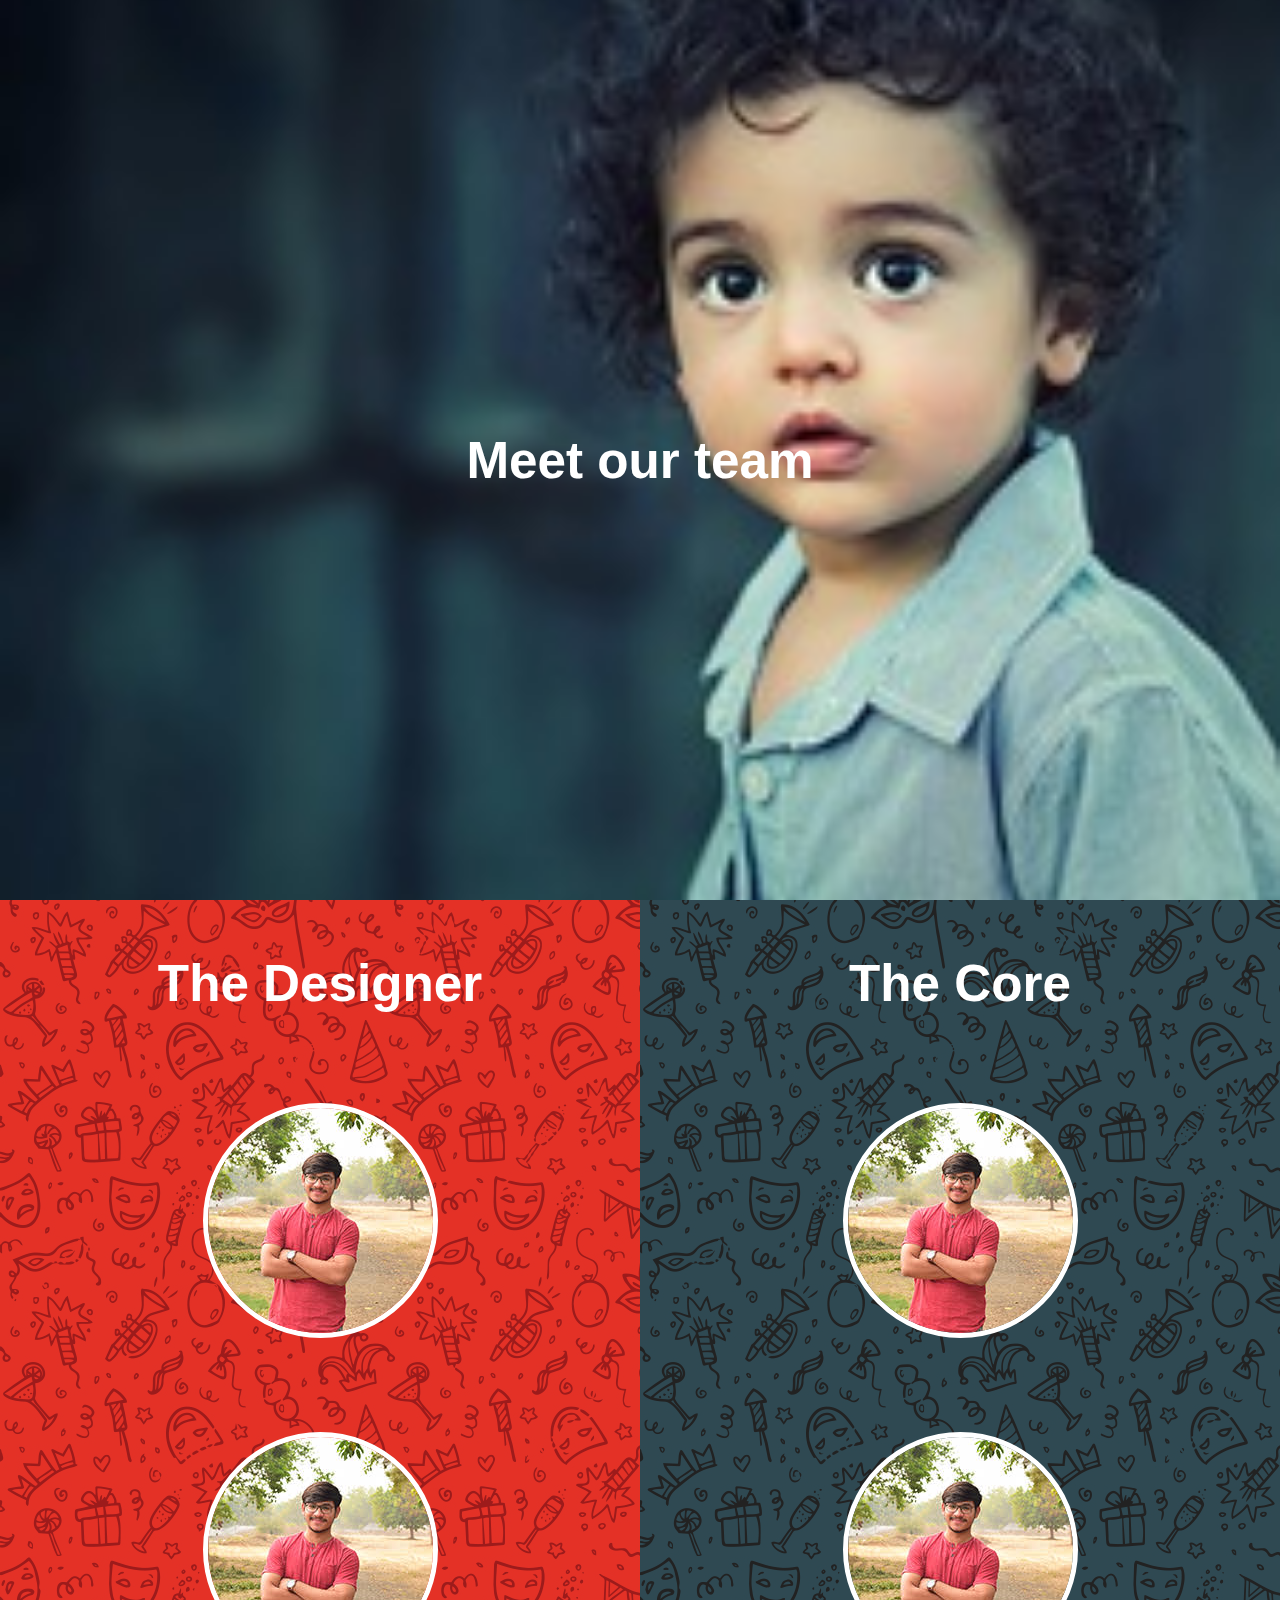
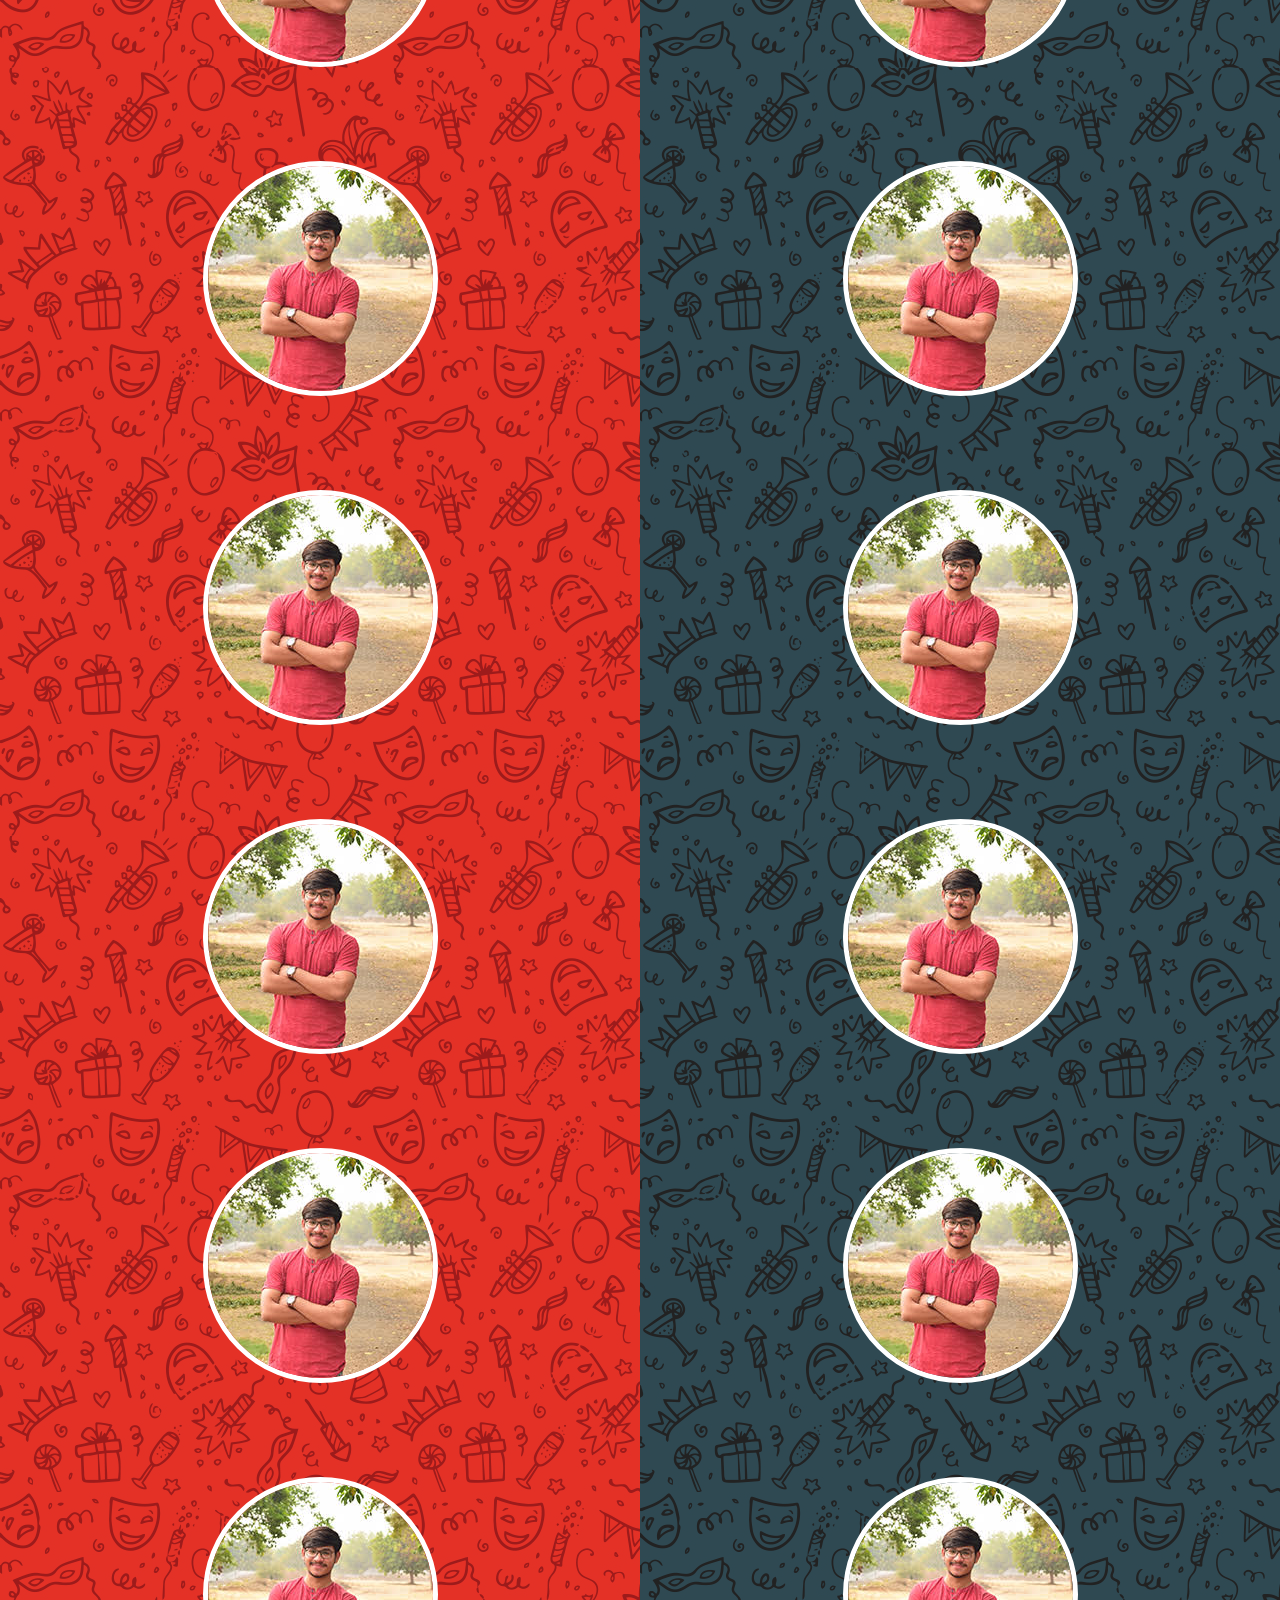
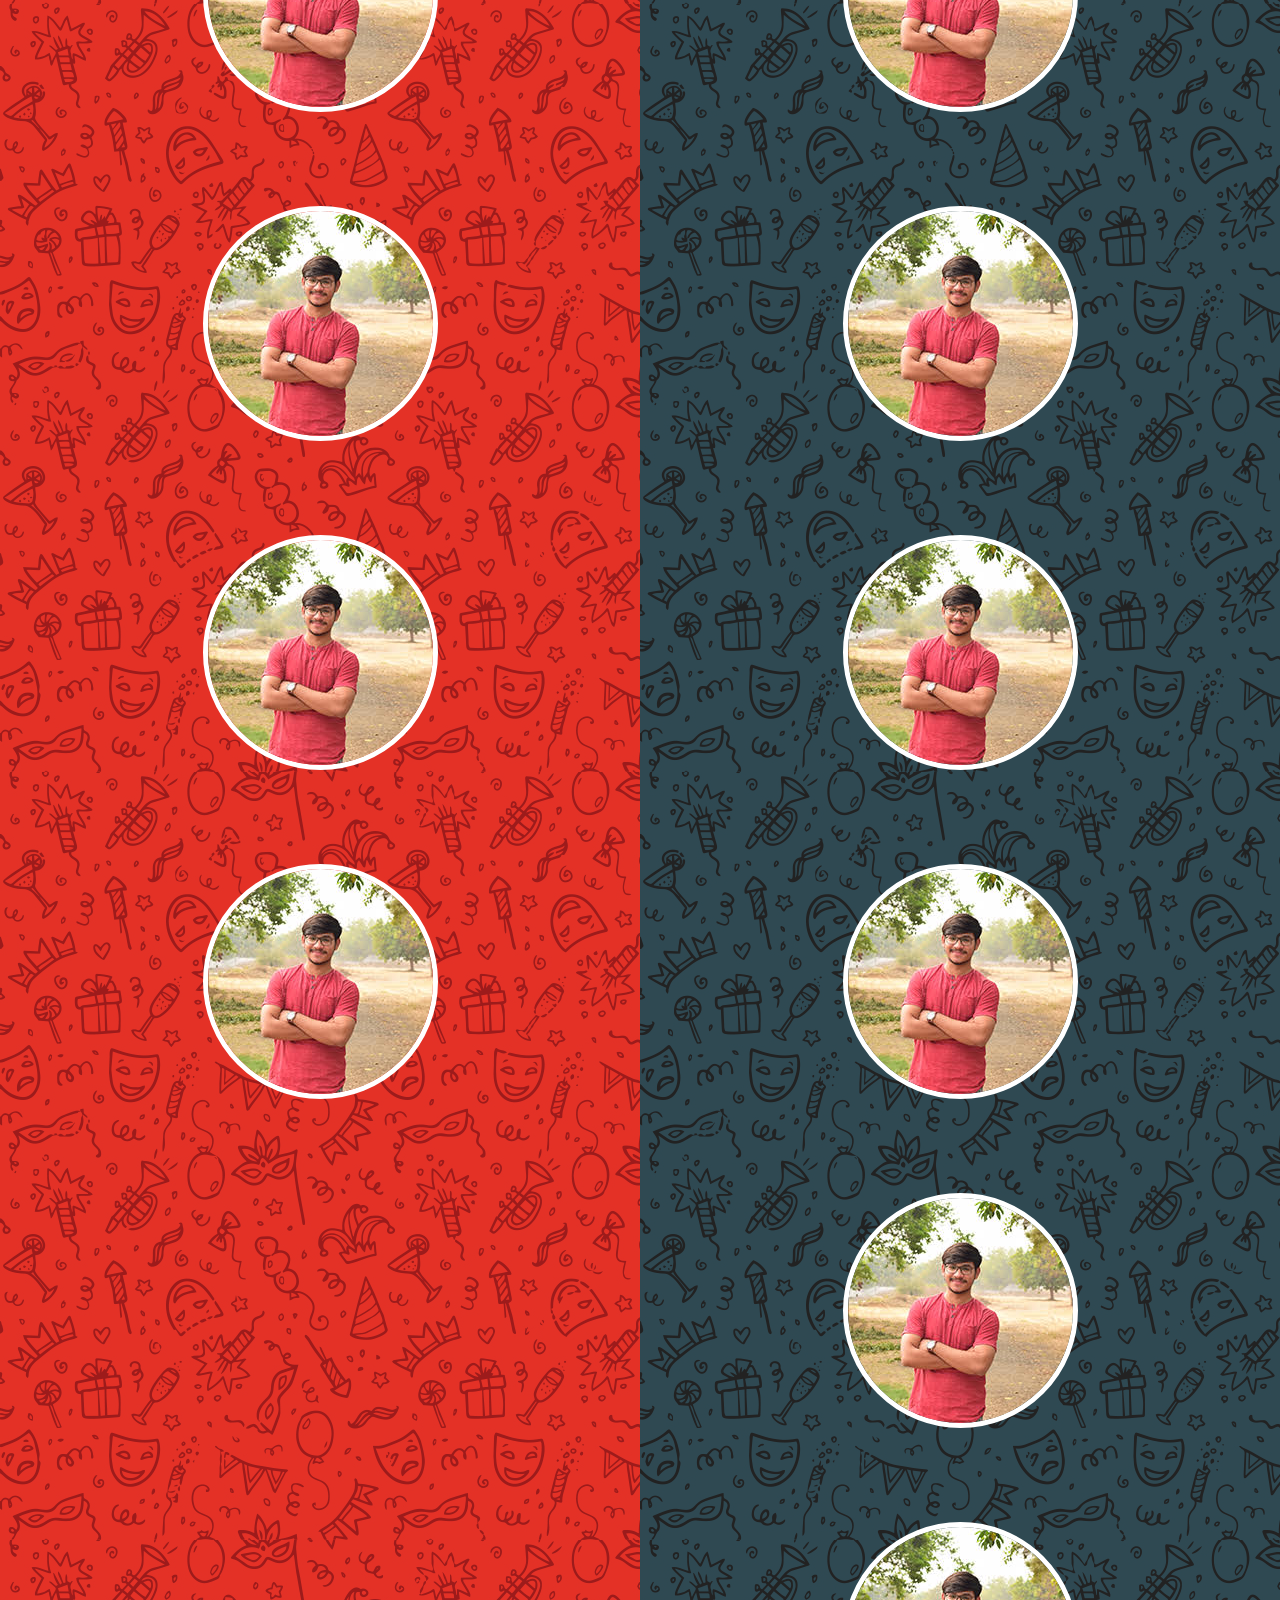
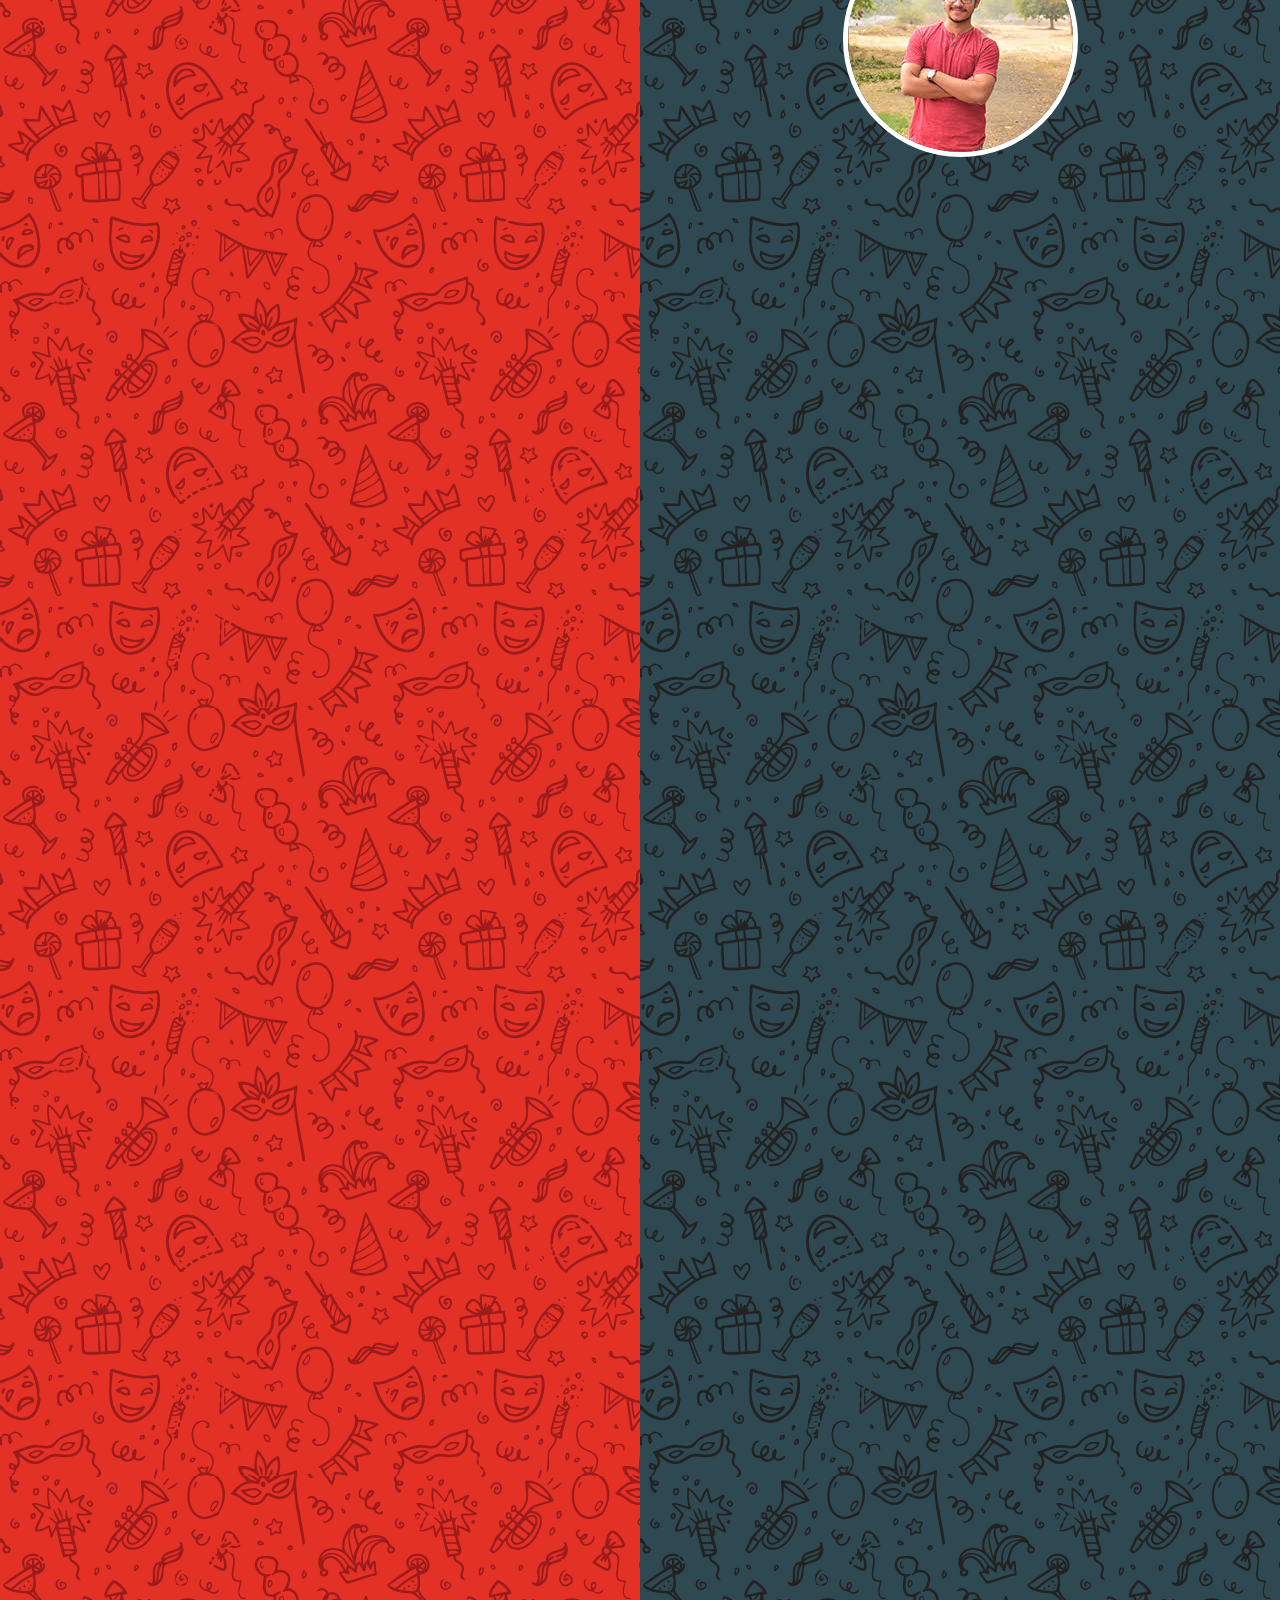
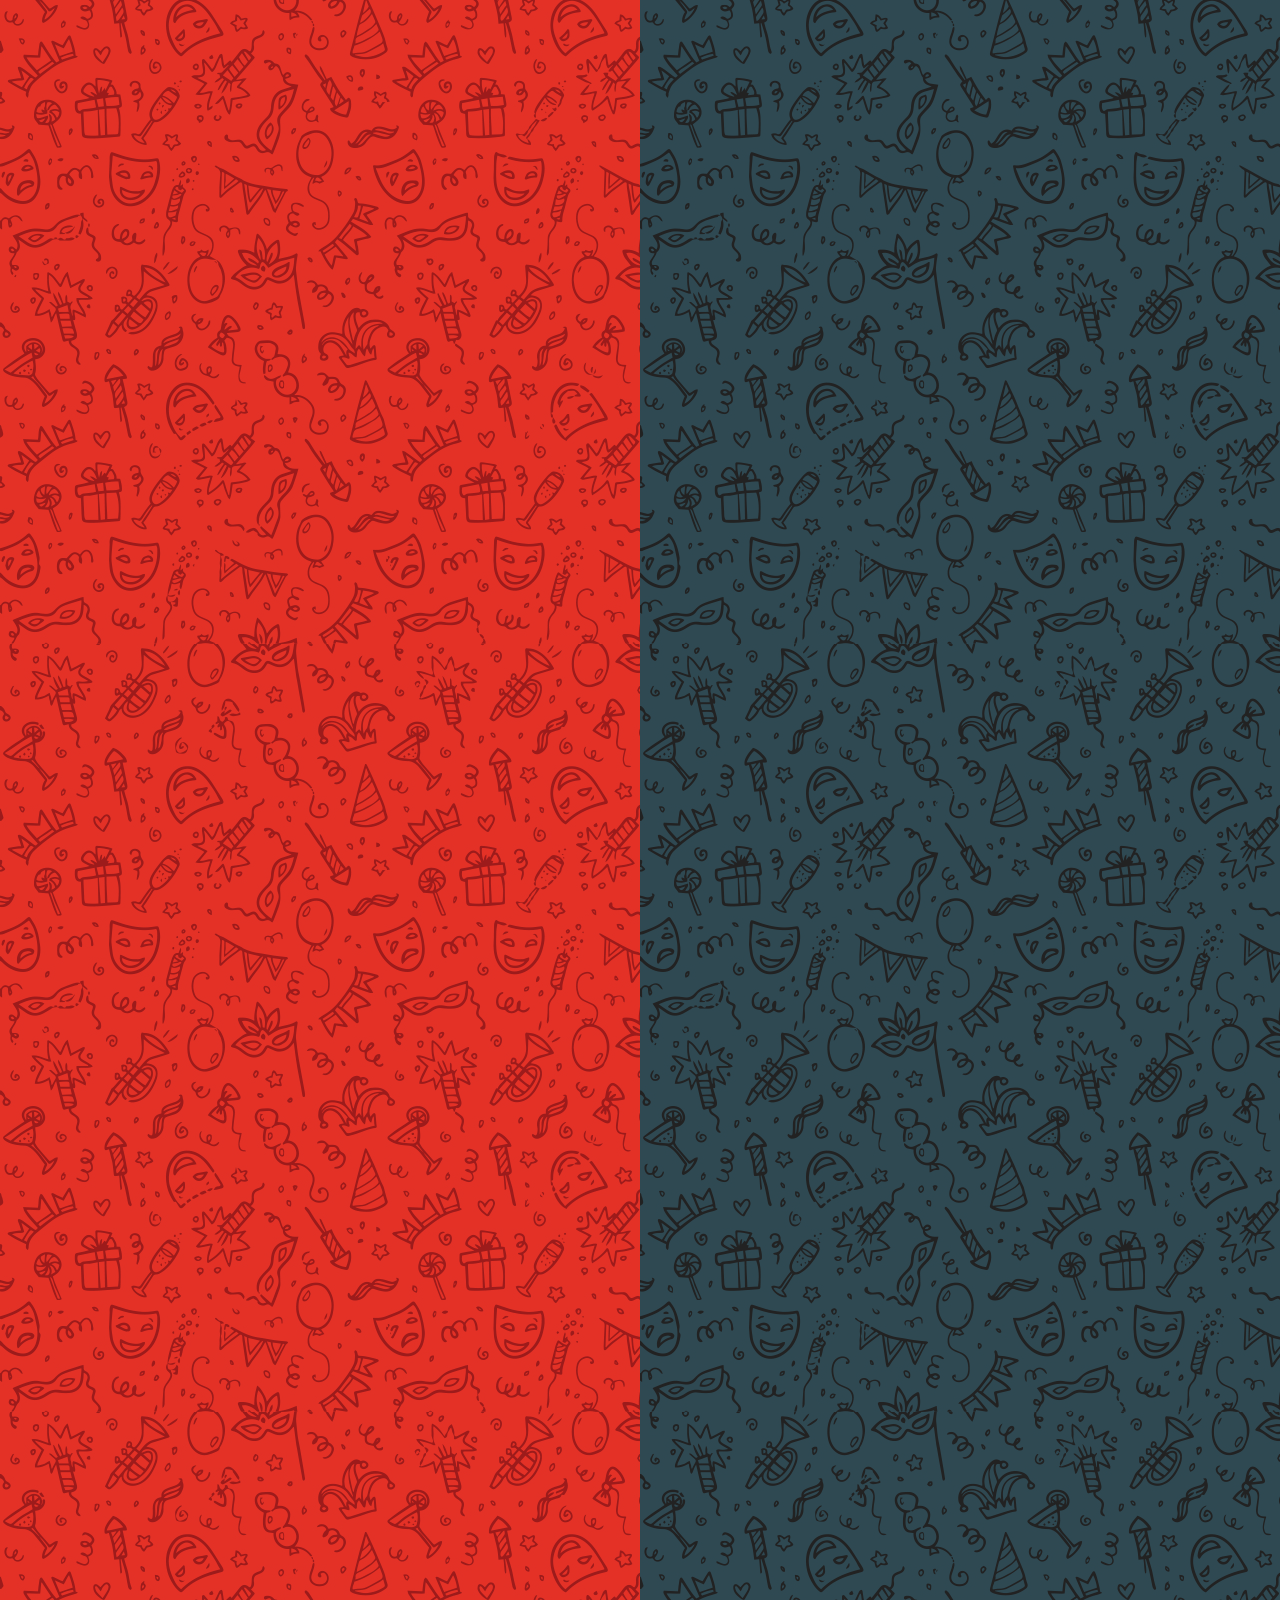
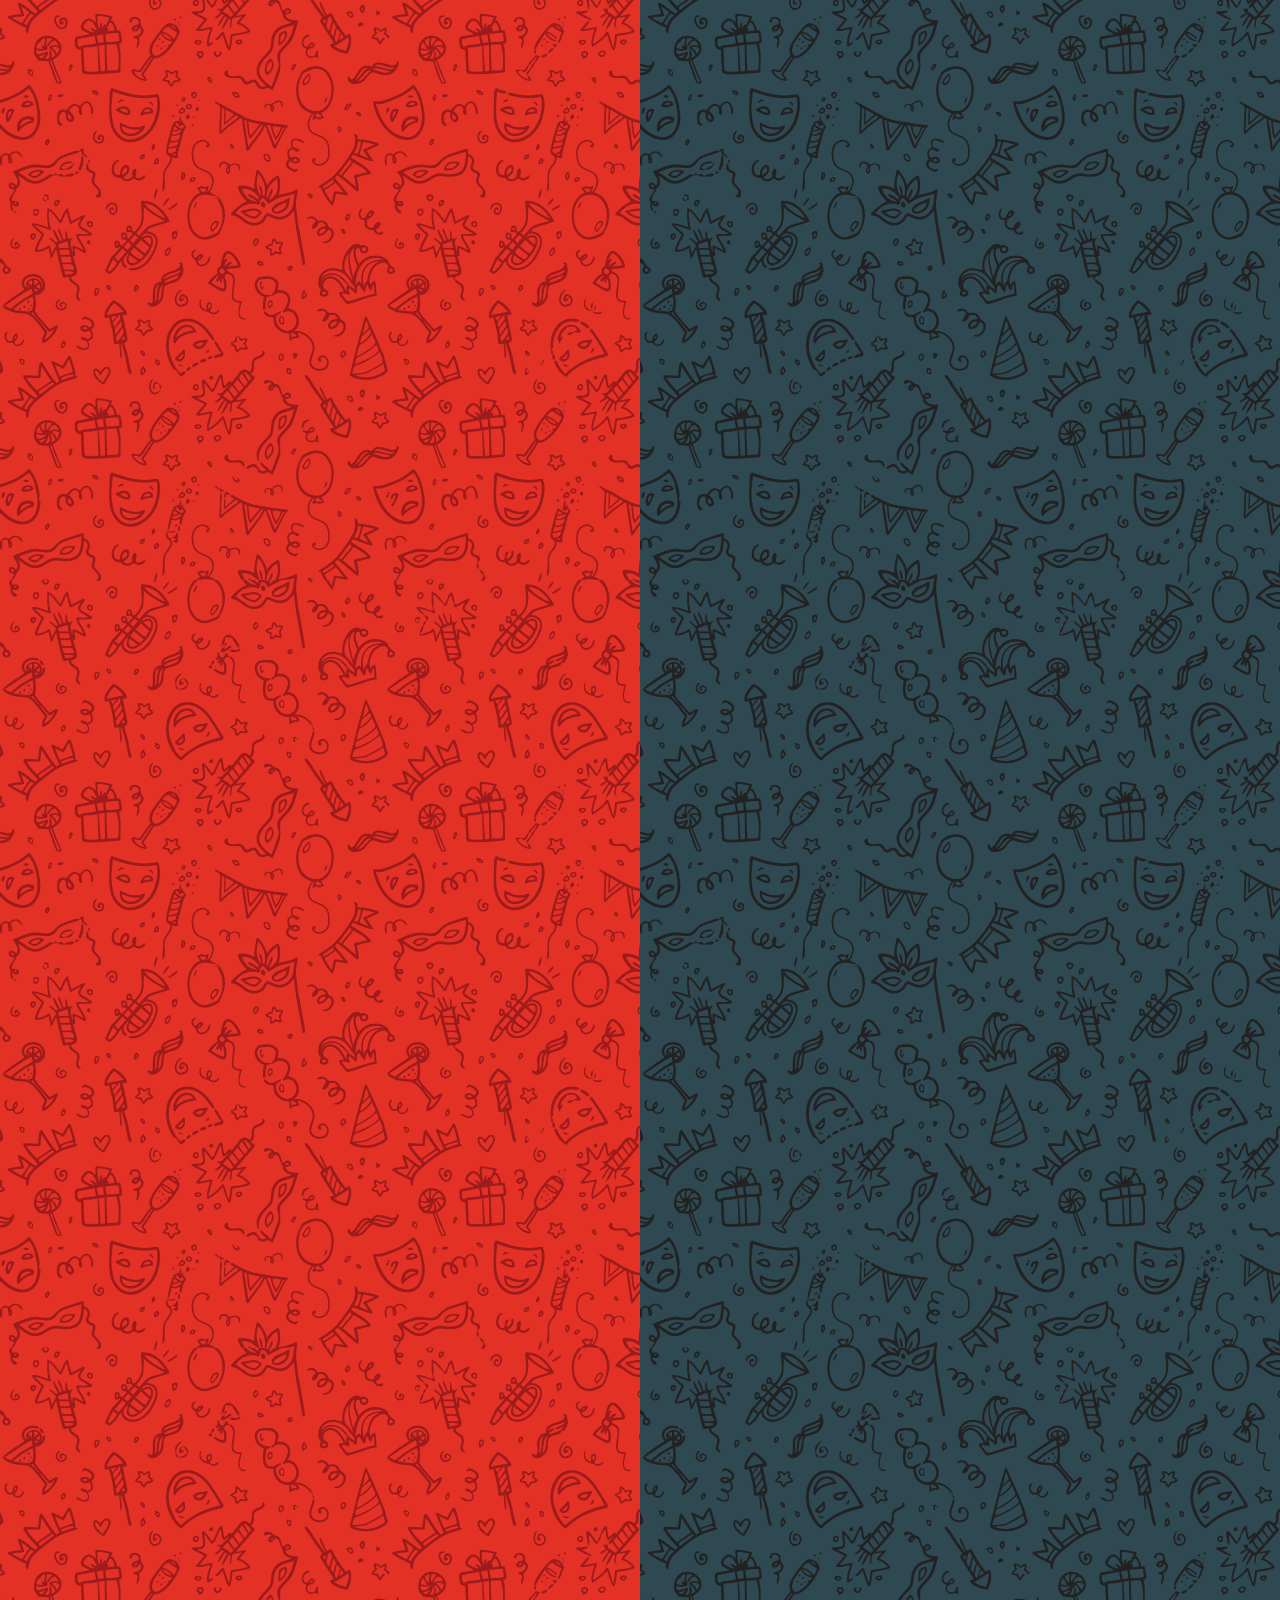
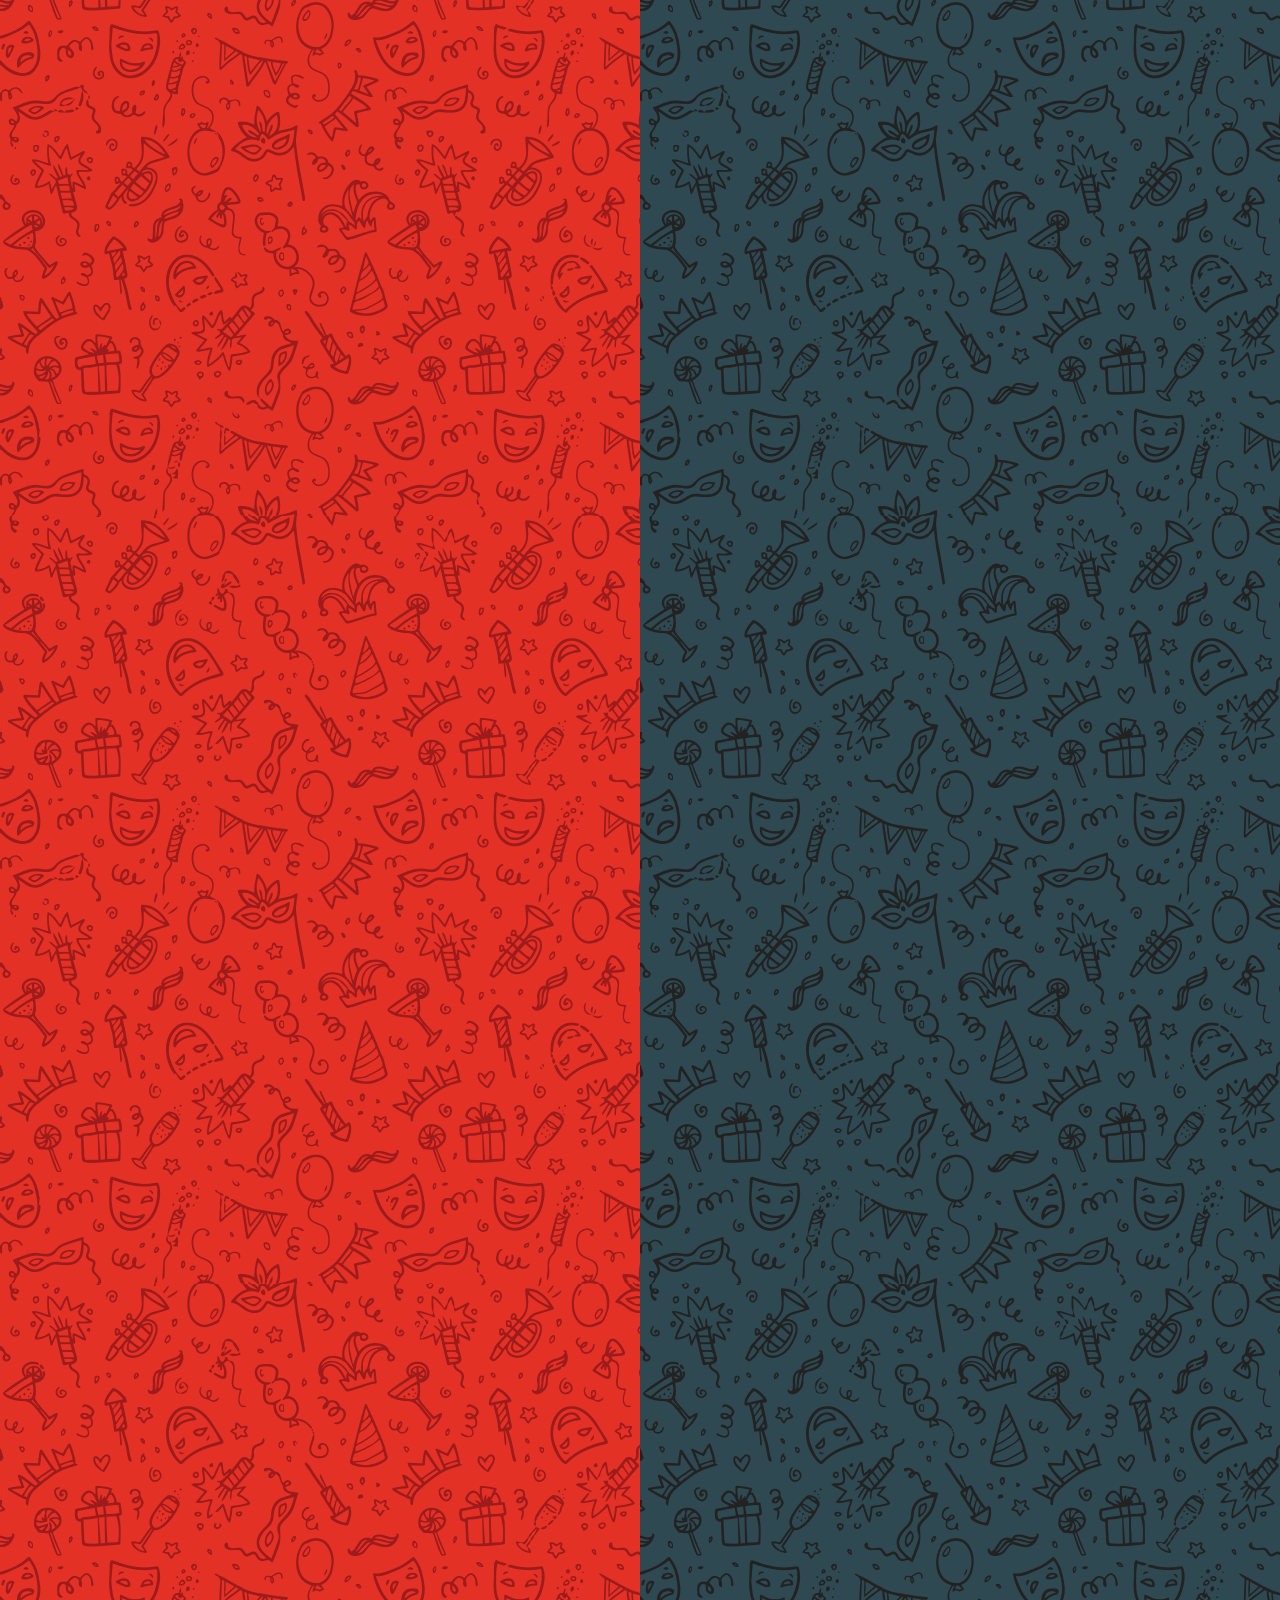
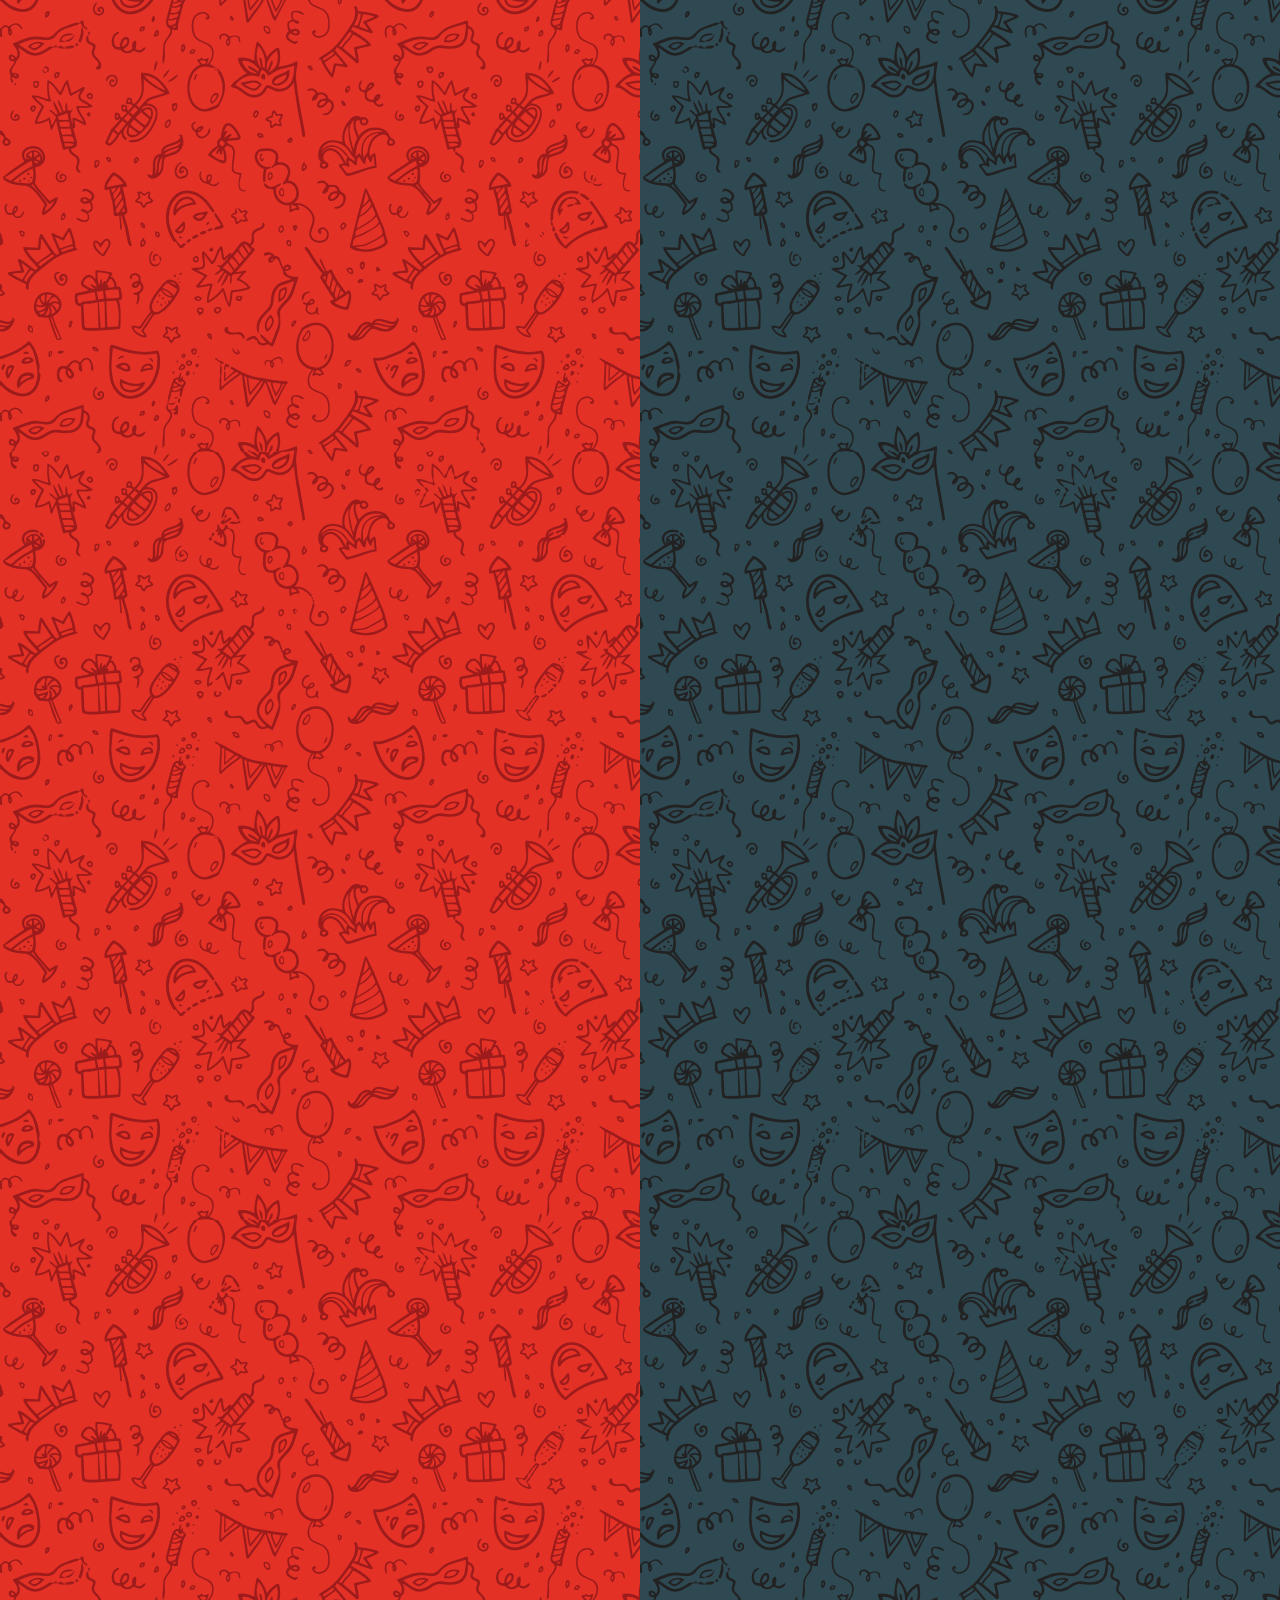
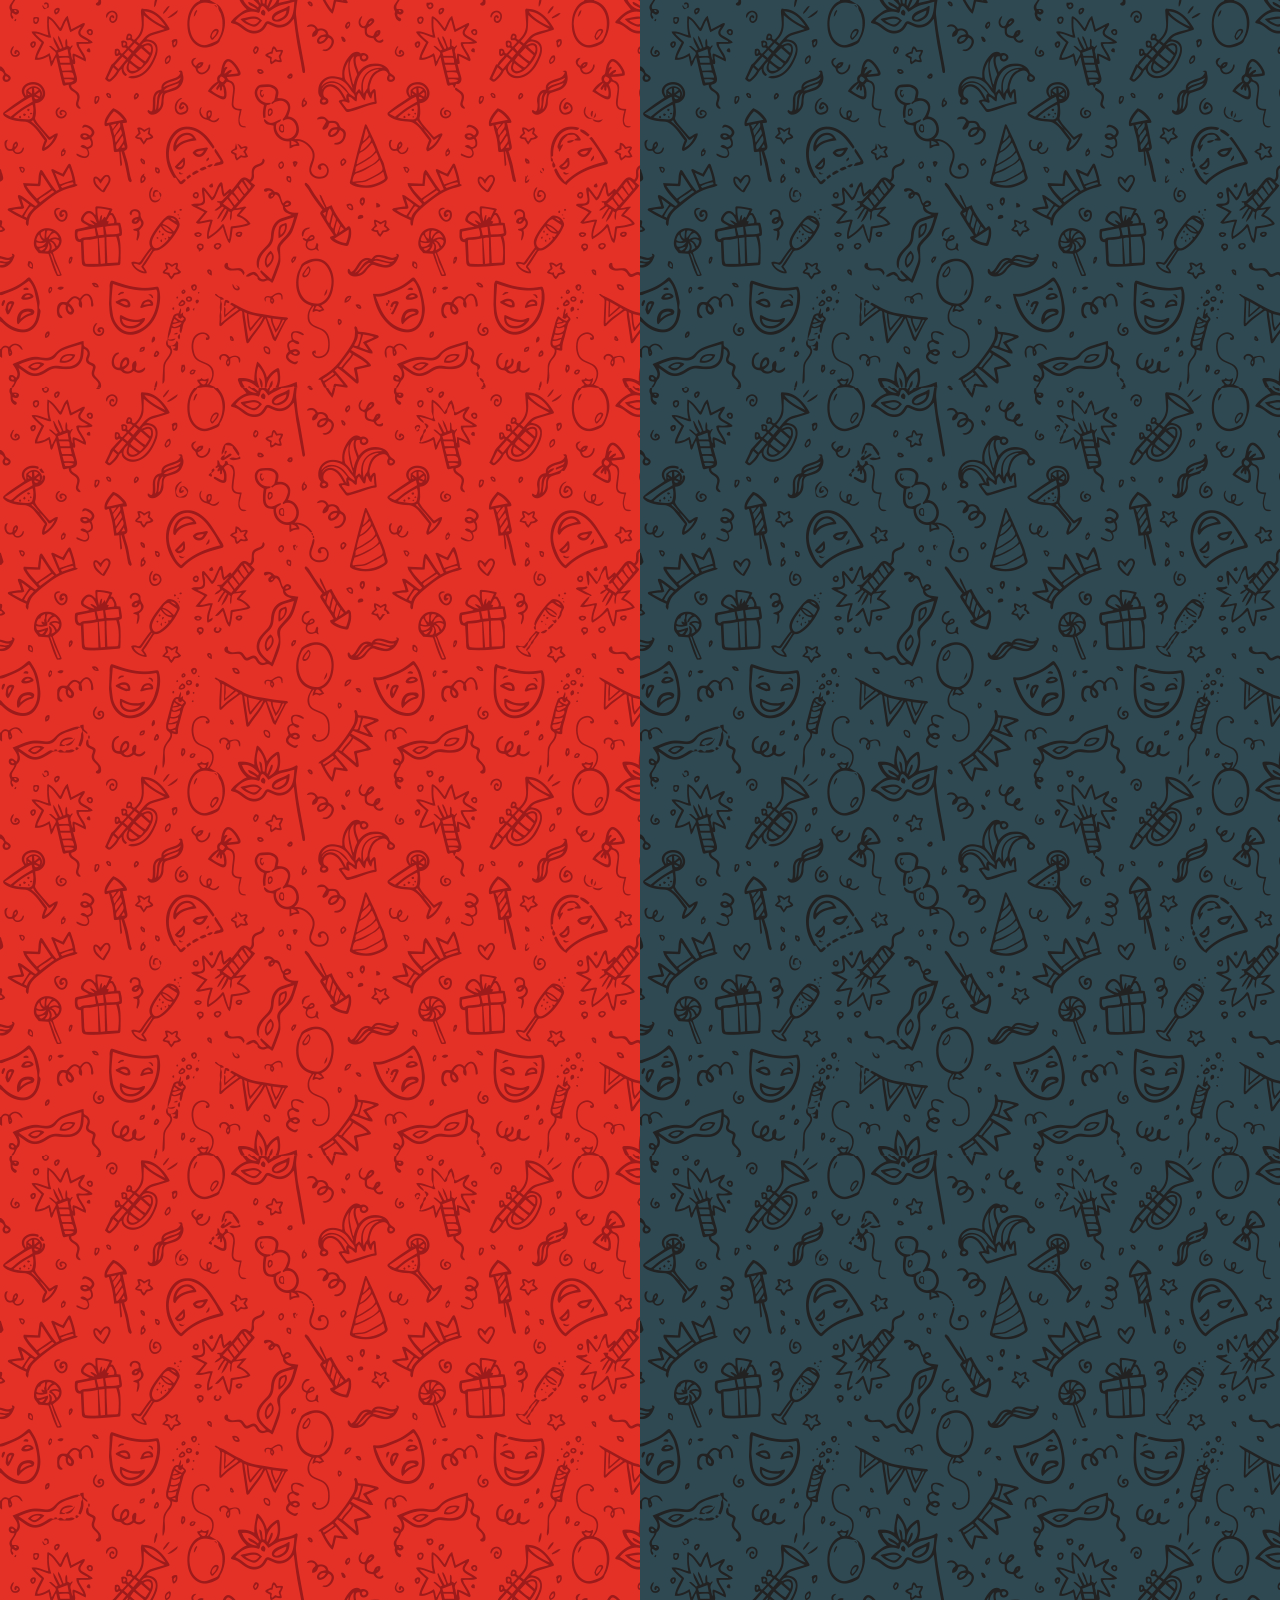
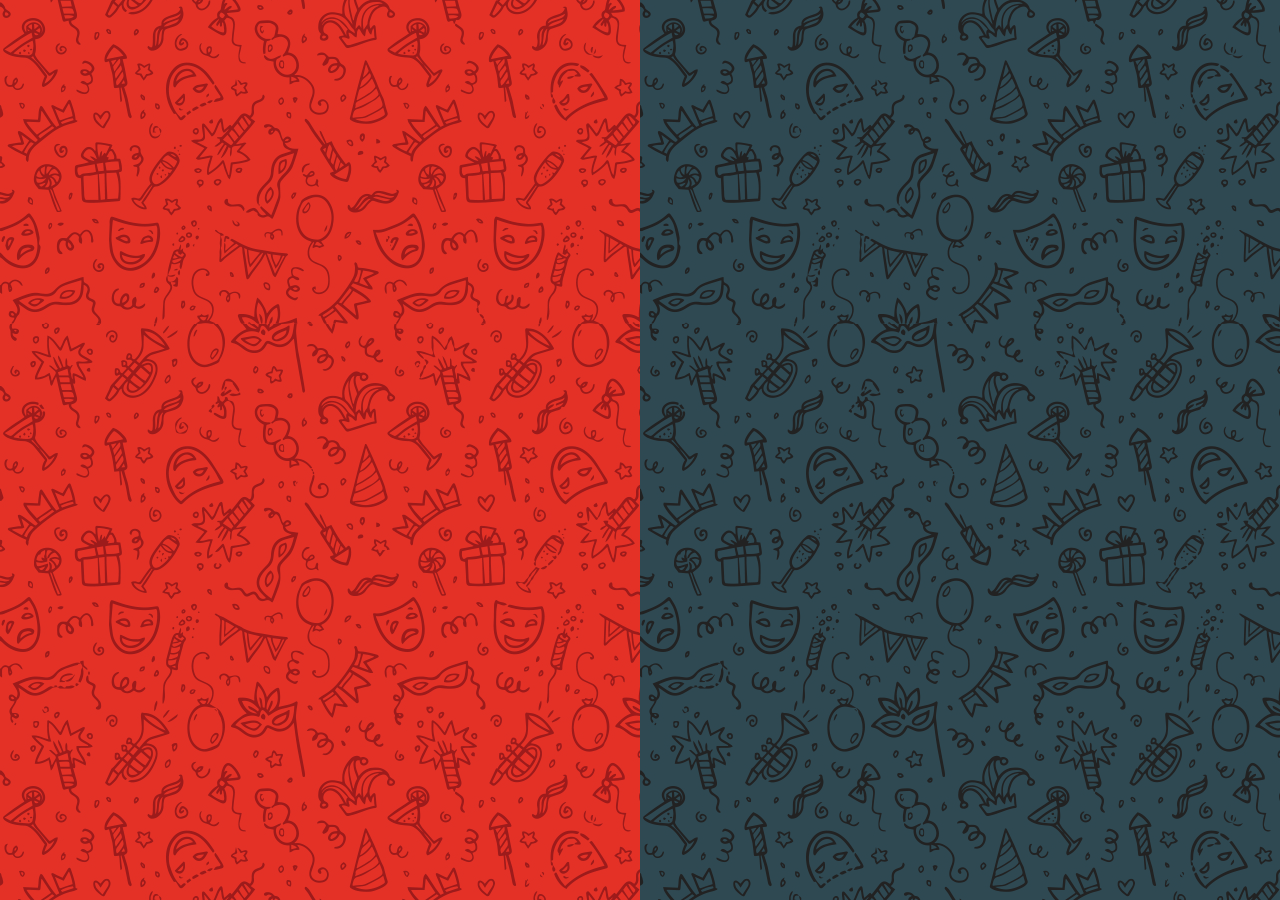
<file: index.html>
<!DOCTYPE html>
<html lang="en">
<head>
  <meta charset="UTF-8">
  <meta name="viewport" content="width=device-width, initial-scale=1.0">
  <meta http-equiv="X-UA-Compatible" content="ie=edge">
  <title>Document</title>
  <link rel="stylesheet" href="https://maxcdn.bootstrapcdn.com/bootstrap/4.0.0-beta.3/css/bootstrap.min.css" integrity="sha384-Zug+QiDoJOrZ5t4lssLdxGhVrurbmBWopoEl+M6BdEfwnCJZtKxi1KgxUyJq13dy" crossorigin="anonymous">
  <link rel="stylesheet" href="style.css">
</head>
<body>
  <div class="parallax-window banner" data-parallax="scroll" data-image-src="1.jpg">
    <h1>Meet our team</h1>
  </div>

  <div class="containe">
    <div class="split left">
      <h1>The Designer</h1>

      <section id="team" class="bg-light-gray">
      <!-- <div class="container"> -->
          <div class="row">
            <div class="col-lg-12">
              <div class="our-team">
                  <img src="t.jpg">
                  <div class="team-content">
                      <h3 class="title">Parth Patel</h3>
                      <span class="post">Web & Graphics Coordinator</span>
                  </div>
              </div>
            </div>
            <div class="col-lg-12">
              <div class="our-team">
                  <img src="t.jpg">
                  <div class="team-content">
                      <h3 class="title">Yuvraj Bhogle</h3>
                      <span class="post">Web Developer</span>
                  </div>
              </div>
            </div>
            <div class="col-lg-12">
              <div class="our-team">
                  <img src="t.jpg">
                  <div class="team-content">
                      <h3 class="title">Shivam Patel</h3>
                      <span class="post">Web Developer</span>
                  </div>
              </div>
            </div>
            <div class="col-lg-12">
              <div class="our-team">
                  <img src="t.jpg">
                  <div class="team-content">
                      <h3 class="title">Abhishek Patel</h3>
                      <span class="post">Web Developer</span>
                  </div>
              </div>
            </div>
            <div class="col-lg-12">
              <div class="our-team">
                  <img src="t.jpg">
                  <div class="team-content">
                      <h3 class="title">Mrunal Makwana</h3>
                      <span class="post">Graphics designer</span>
                  </div>
              </div>
            </div>
            <div class="col-lg-12">
              <div class="our-team">
                  <img src="t.jpg">
                  <div class="team-content">
                      <h3 class="title">Harsh parmar</h3>
                      <span class="post">Graphics designer</span>
                  </div>
              </div>
            </div>
            <div class="col-lg-12">
              <div class="our-team">
                  <img src="t.jpg">
                  <div class="team-content">
                      <h3 class="title">Hiren Gohil</h3>
                      <span class="post">Graphics designer</span>
                  </div>
              </div>
            </div>
            <div class="col-lg-12">
              <div class="our-team">
                  <img src="t.jpg">
                  <div class="team-content">
                      <h3 class="title">Parth Bhatagalikar</h3>
                      <span class="post">Video Maker</span>
                  </div>
              </div>
            </div>
            <div class="col-lg-12">
              <div class="our-team">
                  <img src="t.jpg">
                  <div class="team-content">
                      <h3 class="title">Raj Mataria</h3>
                      <span class="post">App Developer</span>
                  </div>
              </div>
            </div>
            <div class="col-lg-12">
              <div class="our-team">
                  <img src="t.jpg">
                  <div class="team-content">
                      <h3 class="title">Sandeep Sharma</h3>
                      <span class="post">App Developer</span>
                  </div>
              </div>
            </div>
          </div>
  </section>
</div>
<!-- left split over -->
<!-- right split start -->

    <div class="split right">
      <h1>The Core</h1>
      <section id="team" class="bg-light-gray">
      <!-- <div class="container"> -->
          <div class="row">
            <div class="col-lg-12">
              <div class="our-team">
                  <img src="t.jpg">
                  <div class="team-content">
                      <h3 class="title">Pruthvi Nagadiya</h3>
                      <span class="post">Chief Coordinator</span>
                  </div>
              </div>
          </div>
          <div class="col-lg-12">
              <div class="our-team">
                  <img src="t.jpg">
                  <div class="team-content">
                      <h3 class="title">Mihir Verma</h3>
                      <span class="post">Jt. Chief Coordinator</span>
                  </div>
              </div>
          </div>
          <div class="col-lg-12">
              <div class="our-team">
                  <img src="t.jpg">
                  <div class="team-content">
                      <h3 class="title">Ali Asgar Chasmawala</h3>
                      <span class="post">Technical Coordinator</span>
                  </div>
              </div>
          </div>
          <div class="col-lg-12">
              <div class="our-team">
                  <img src="t.jpg">
                  <div class="team-content">
                      <h3 class="title">Zalak Patel</h3>
                      <span class="post">Administrative Coordinator</span>
                  </div>
              </div>
          </div>
          <div class="col-lg-12">
              <div class="our-team">
                  <img src="t.jpg">
                  <div class="team-content">
                      <h3 class="title">Avi Patel</h3>
                      <span class="post">Jt. Administrative Coordinator</span>
                  </div>
              </div>
          </div>
          <div class="col-lg-12">
              <div class="our-team">
                  <img src="t.jpg">
                  <div class="team-content">
                      <h3 class="title">Mithil Patwa</h3>
                      <span class="post">Sponsorship and fund raising coordinator</span>
                  </div>
              </div>
          </div>
          <div class="col-lg-12">
              <div class="our-team">
                  <img src="t.jpg">
                  <div class="team-content">
                      <h3 class="title">Udip Shah</h3>
                      <span class="post">Jt. Sponsorship and fund raising coordinator</span>
                  </div>
              </div>
          </div>
          <div class="col-lg-12">
              <div class="our-team">
                  <img src="t.jpg">
                  <div class="team-content">
                      <h3 class="title">Kaiwal Shah</h3>
                      <span class="post">Promotion Coordinator</span>
                  </div>
              </div>
          </div>
          <div class="col-lg-12">
              <div class="our-team">
                  <img src="t.jpg">
                  <div class="team-content">
                      <h3 class="title">Zeel shah</h3>
                      <span class="post">jt. Promotion coordinator</span>
                  </div>
              </div>
          </div>
          <div class="col-lg-12">
              <div class="our-team">
                  <img src="t.jpg">
                  <div class="team-content">
                      <h3 class="title">Juhi Shahedadpuri</h3>
                      <span class="post">Finance coordinator</span>
                  </div>
              </div>
          </div>
          <div class="col-lg-12">
              <div class="our-team">
                  <img src="t.jpg">
                  <div class="team-content">
                      <h3 class="title">Ankit Ved</h3>
                      <span class="post">Jt. Technical coordinator</span>
                  </div>
              </div>
          </div>
          <div class="col-lg-12">
              <div class="our-team">
                  <img src="t.jpg">
                  <div class="team-content">
                      <h3 class="title">Mayank Patel</h3>
                      <span class="post">Jt. Finance coordinator</span>
                  </div>
              </div>
          </div>
          </div>
        <!-- </div> -->
      </section>
  </div>
<!-- right split over -->
</div>
<script src="https://ajax.googleapis.com/ajax/libs/jquery/2.2.4/jquery.min.js"></script>

  <script src="parallax.js"></script>
  <script src="main.js"></script>
</body>
</html>
</file>
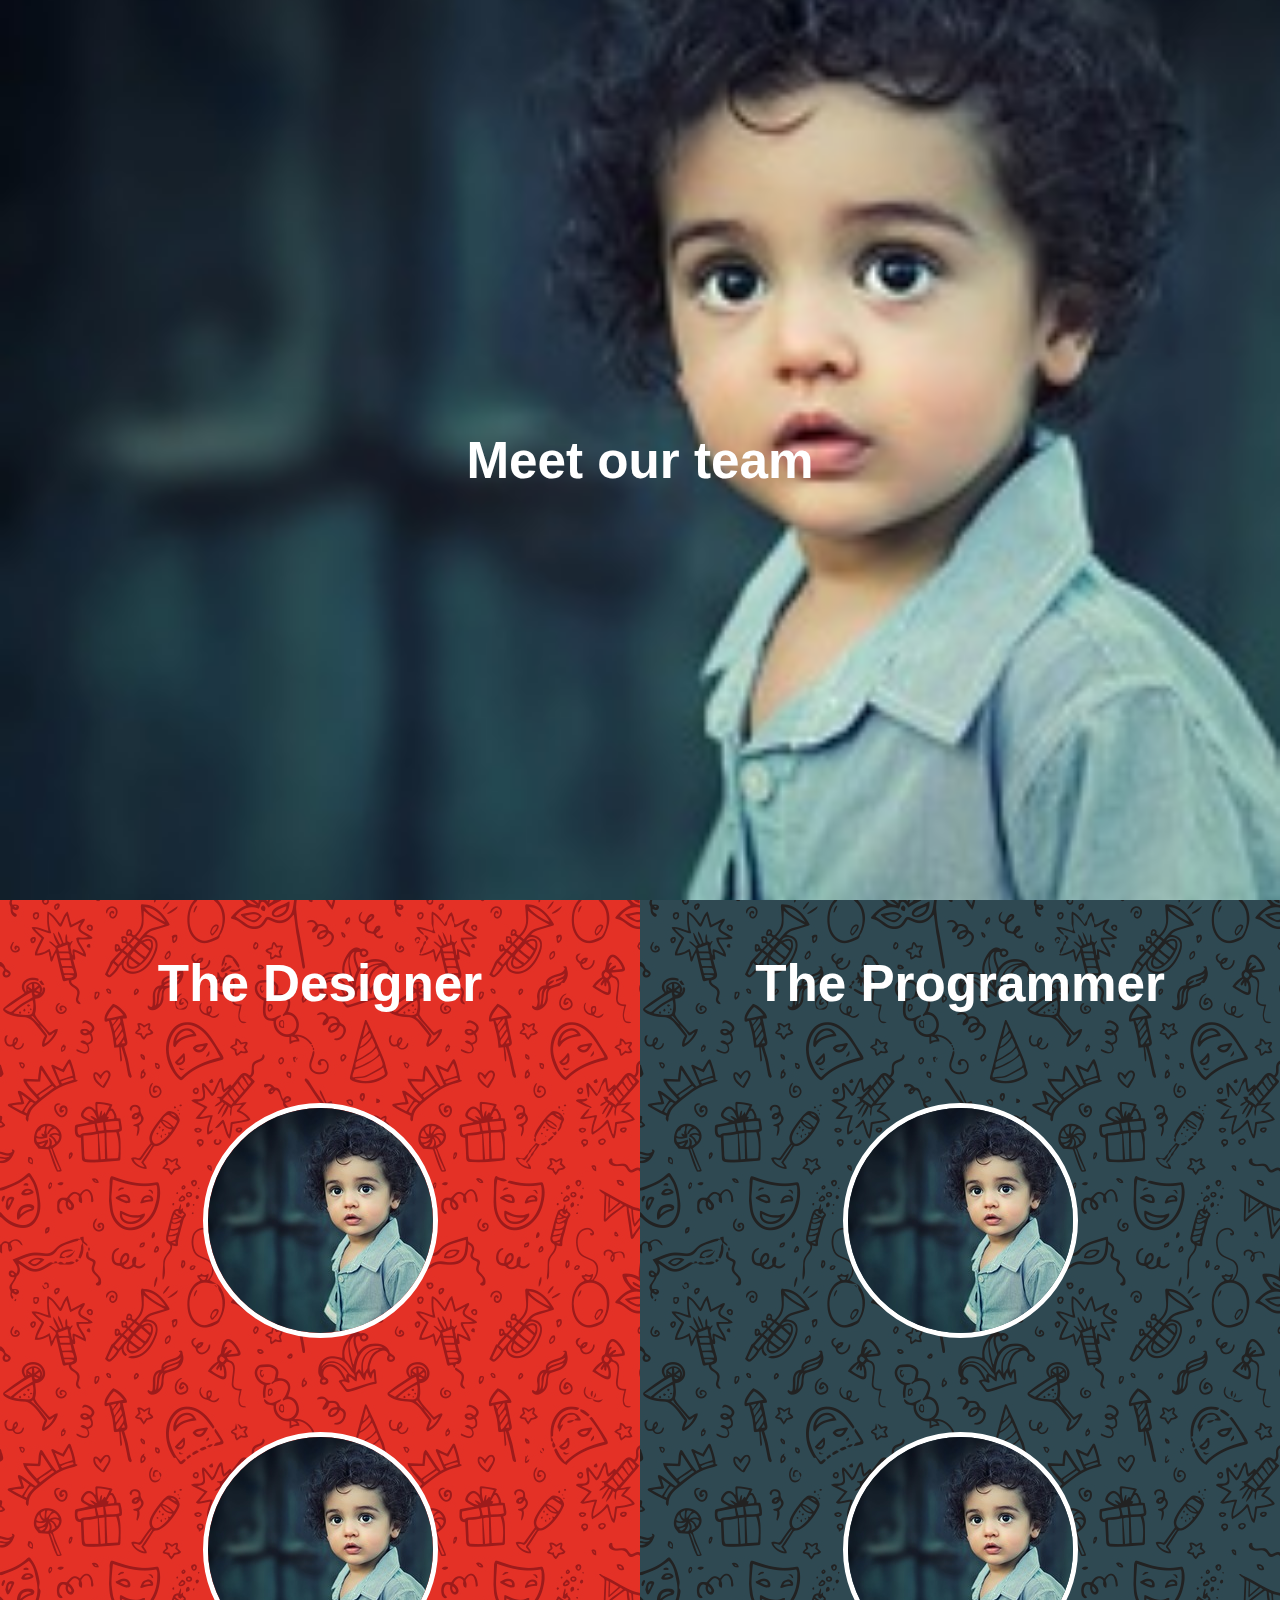
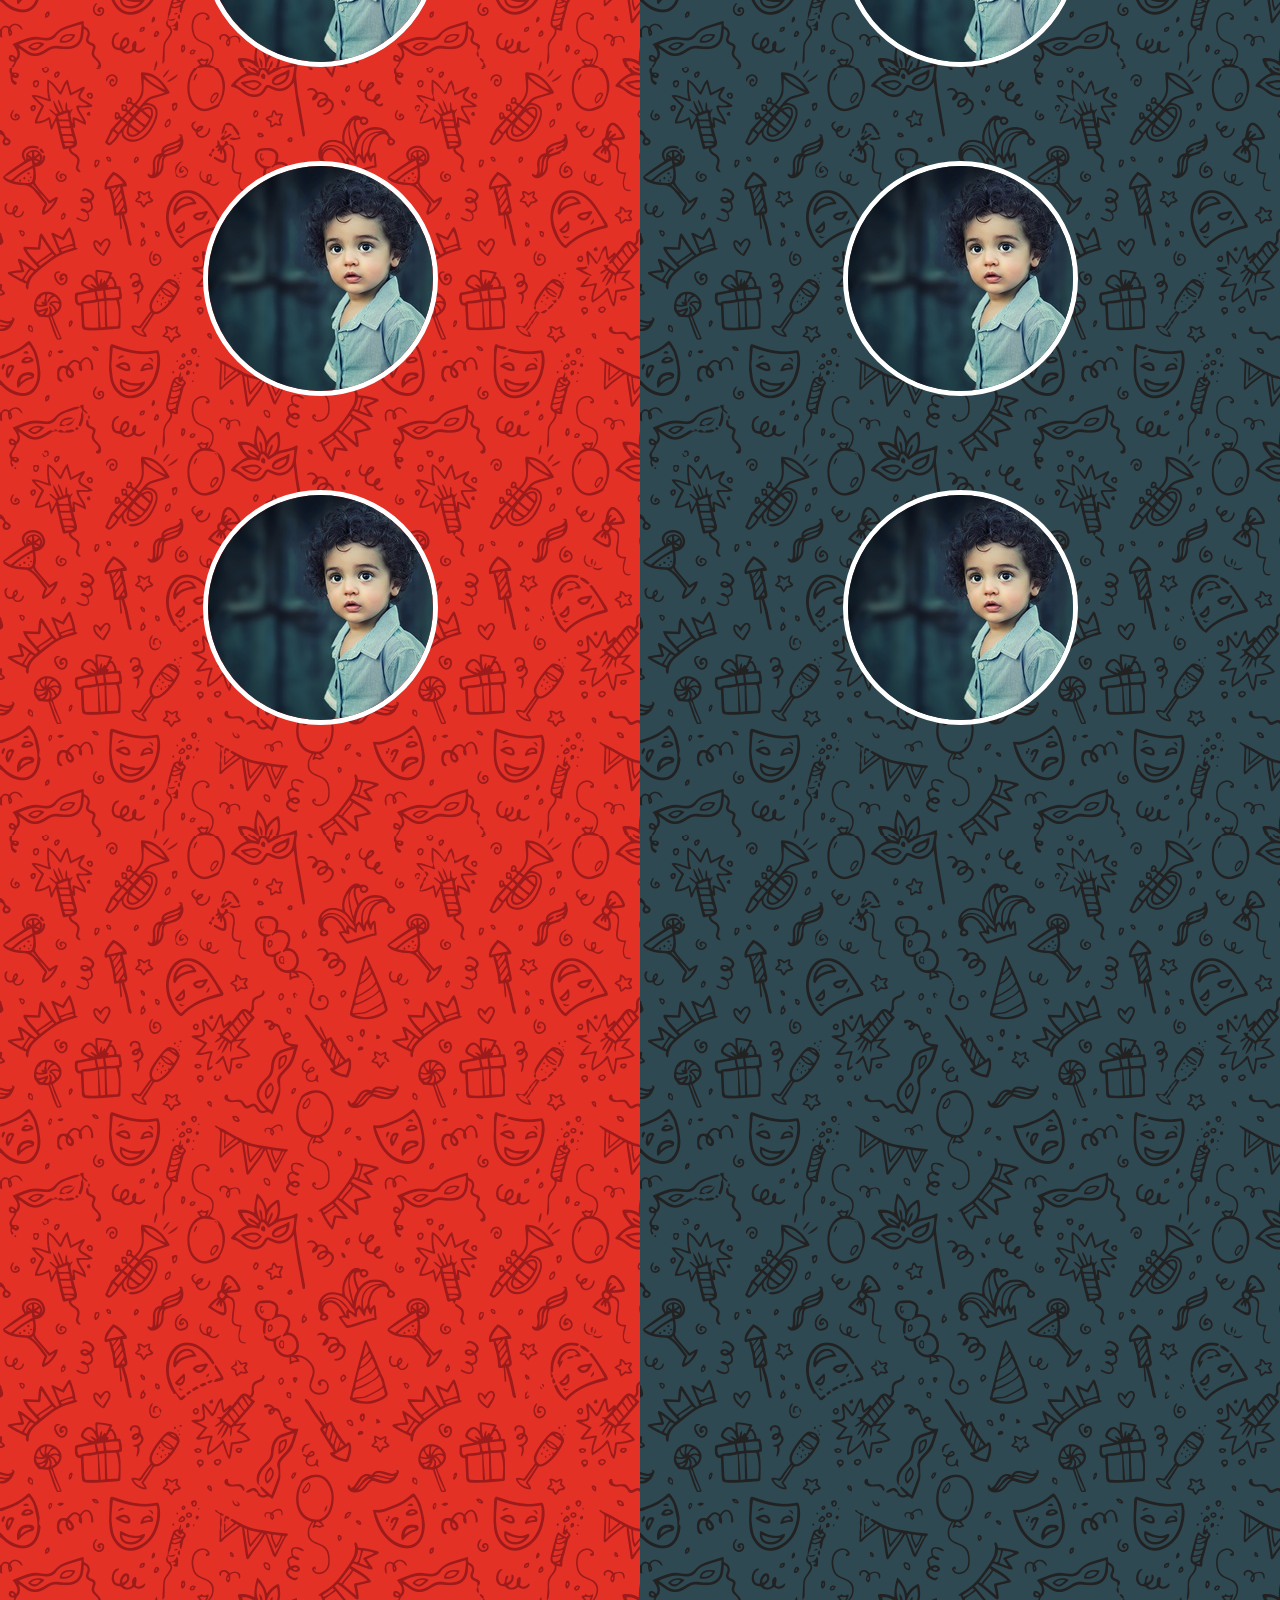
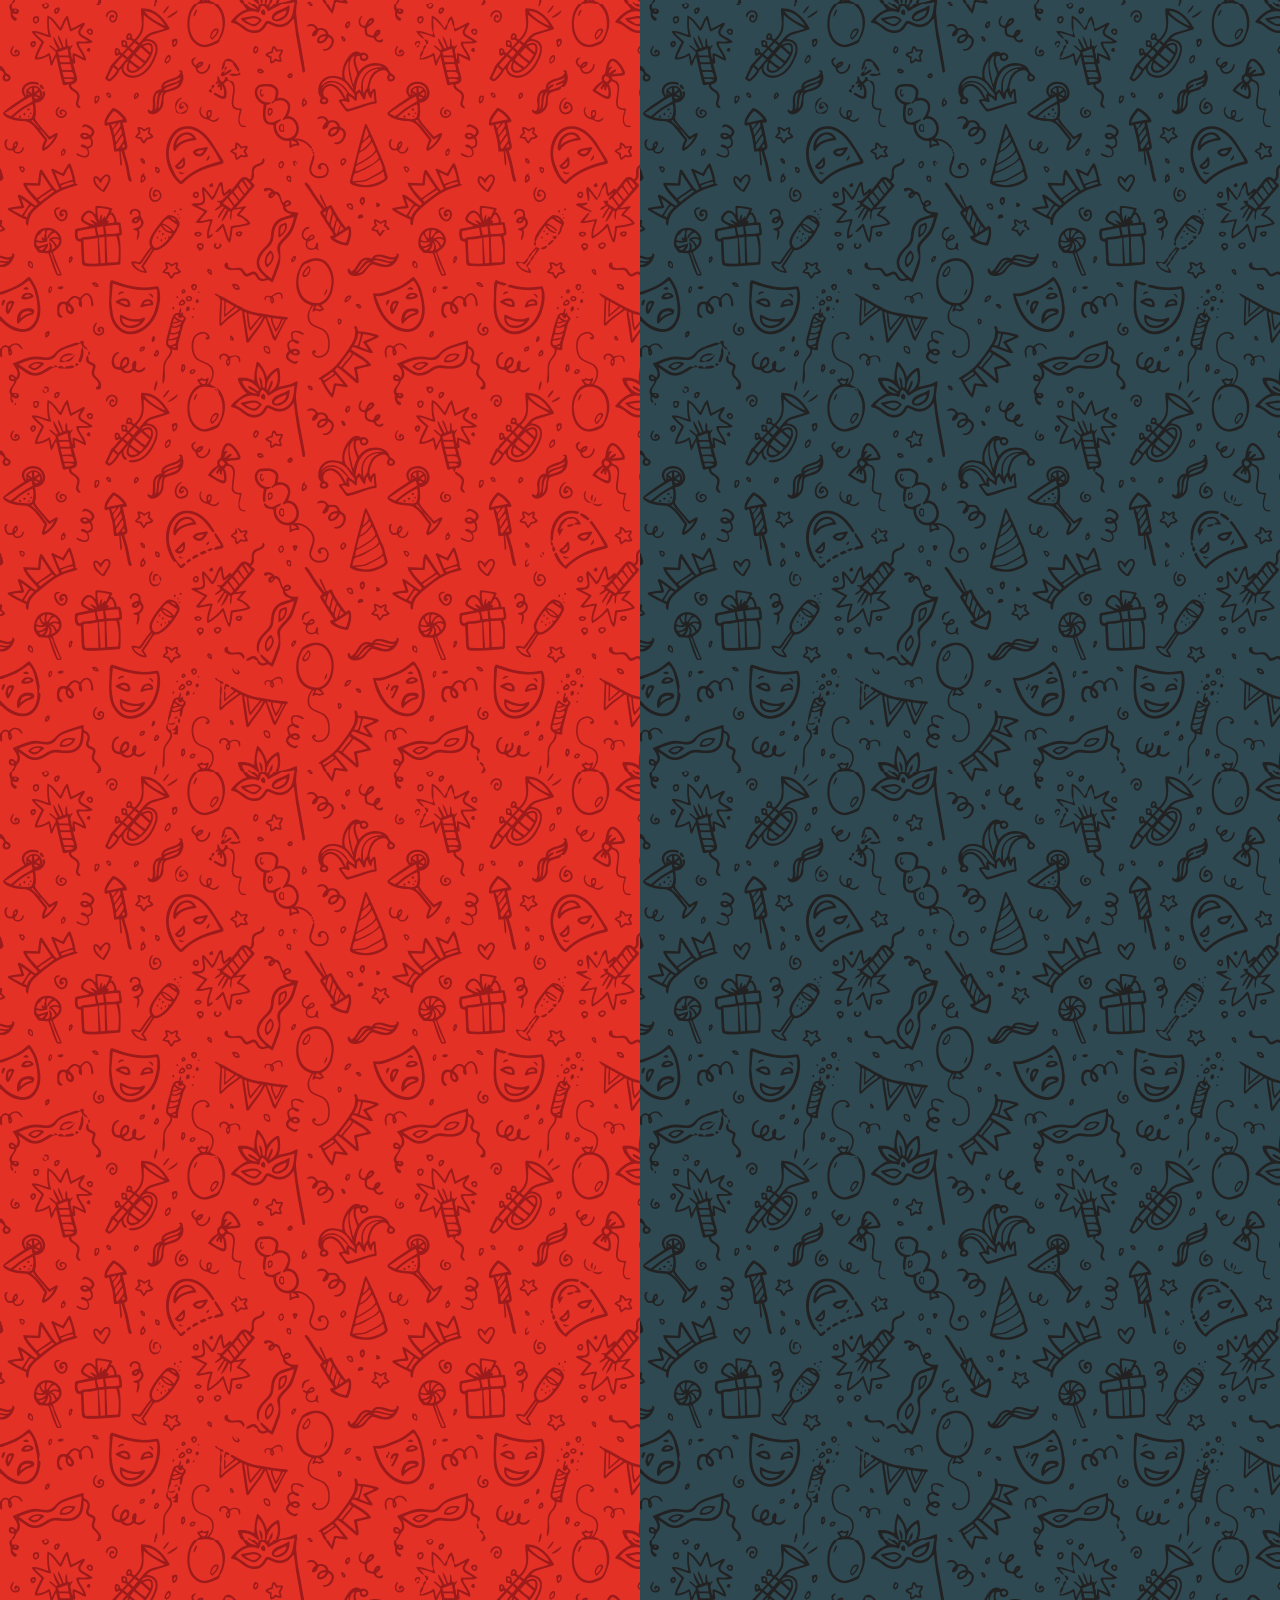
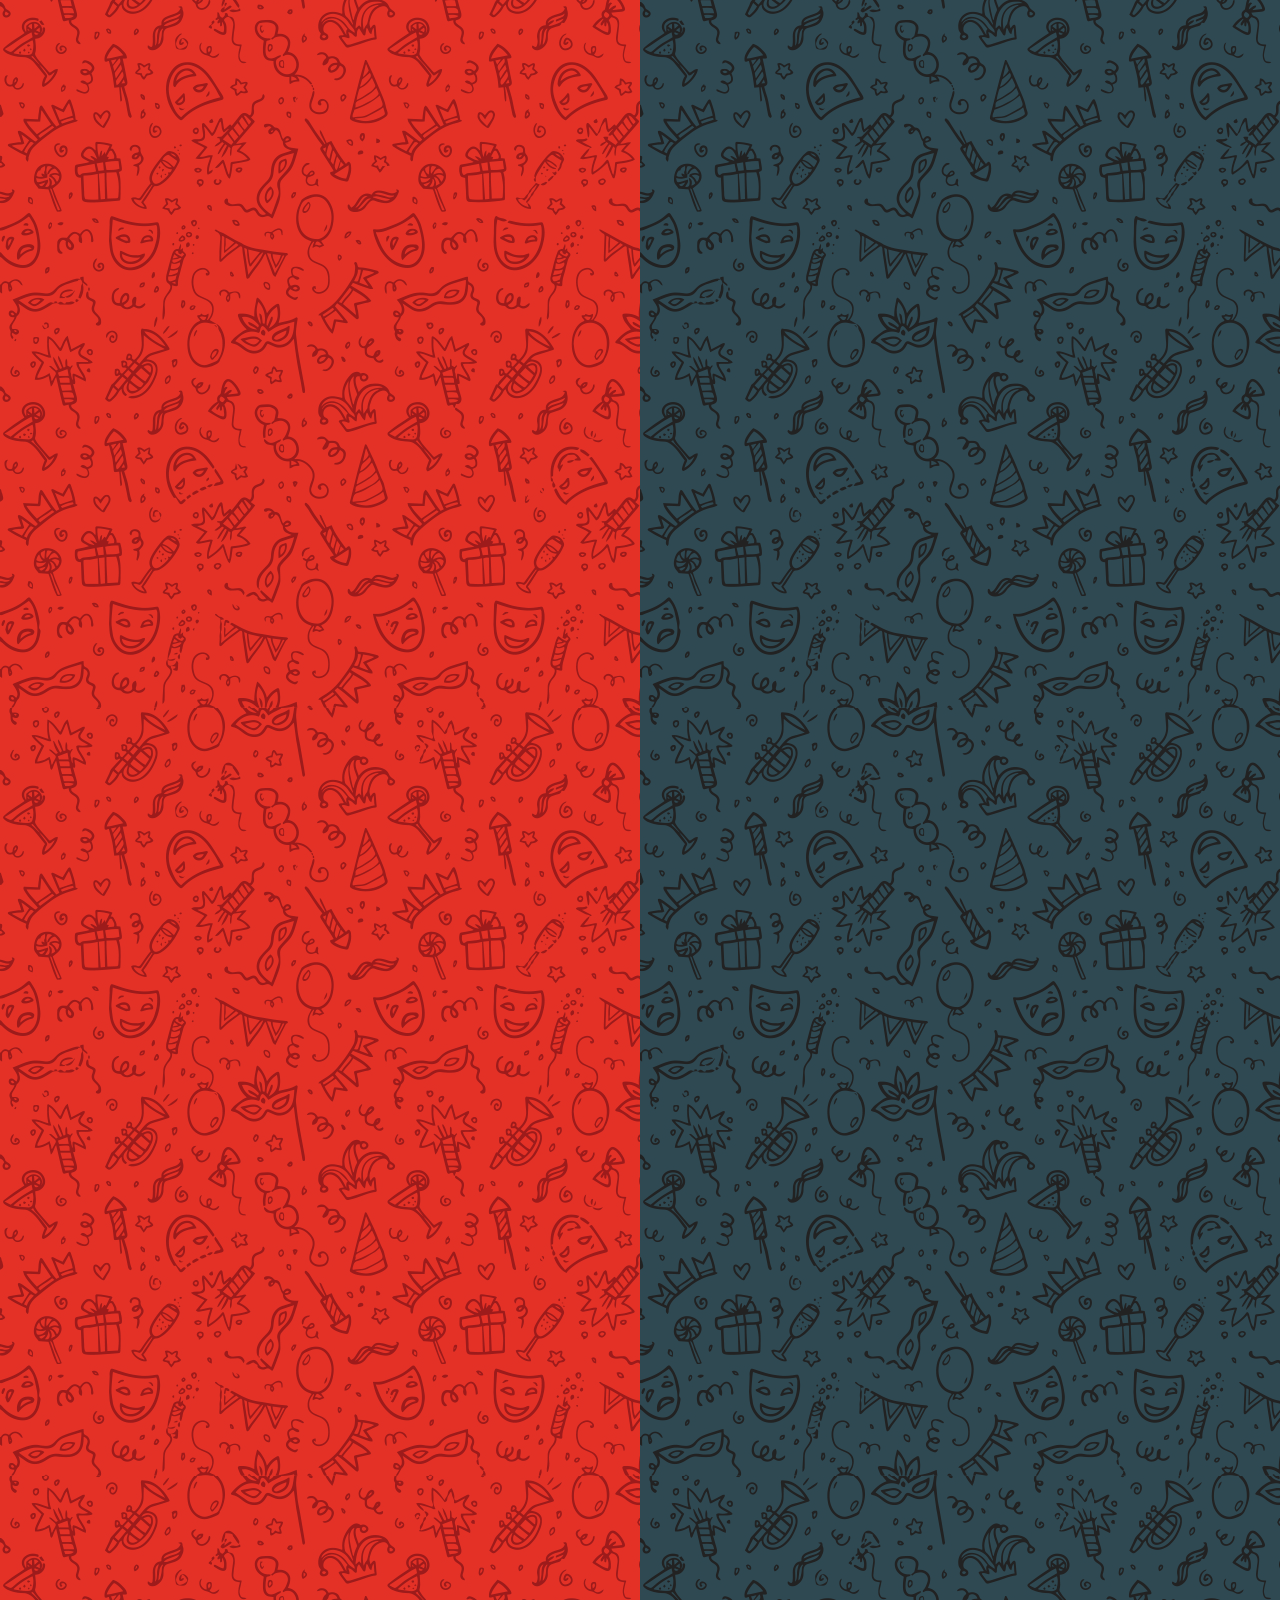
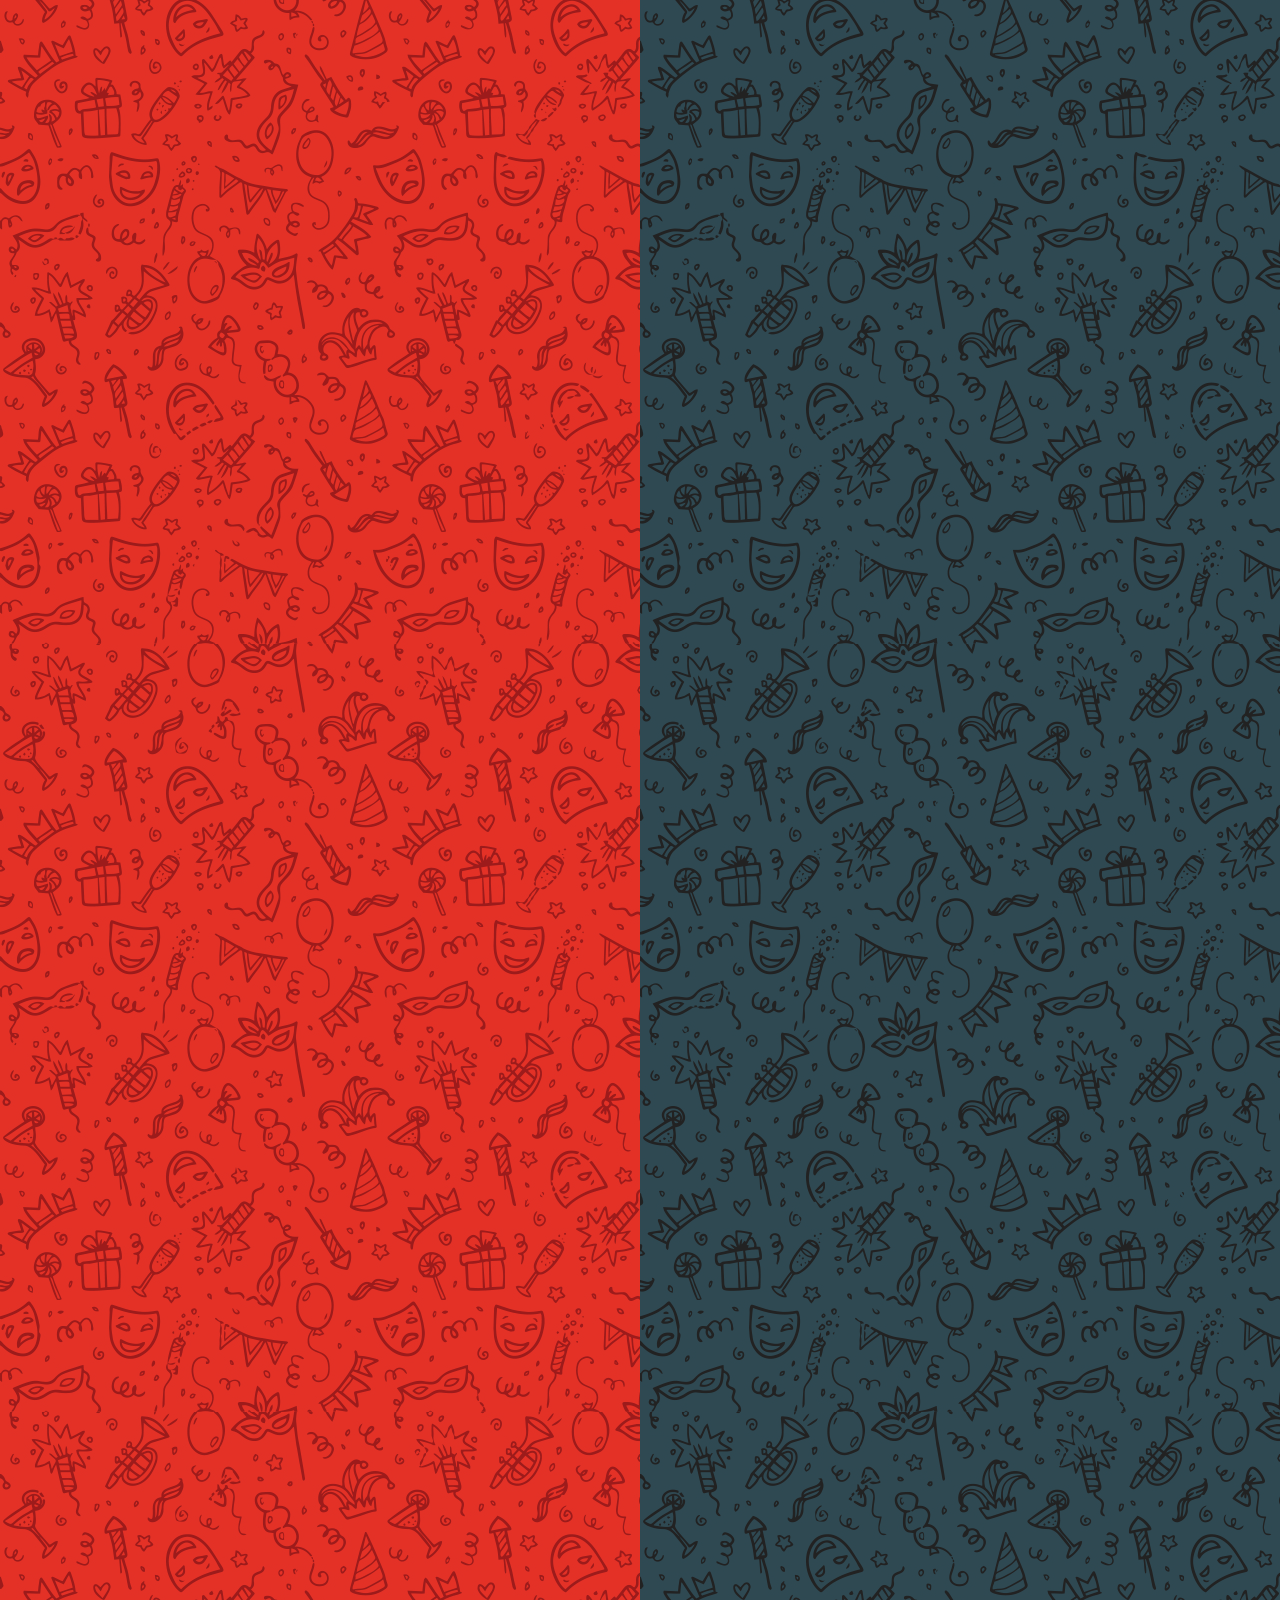
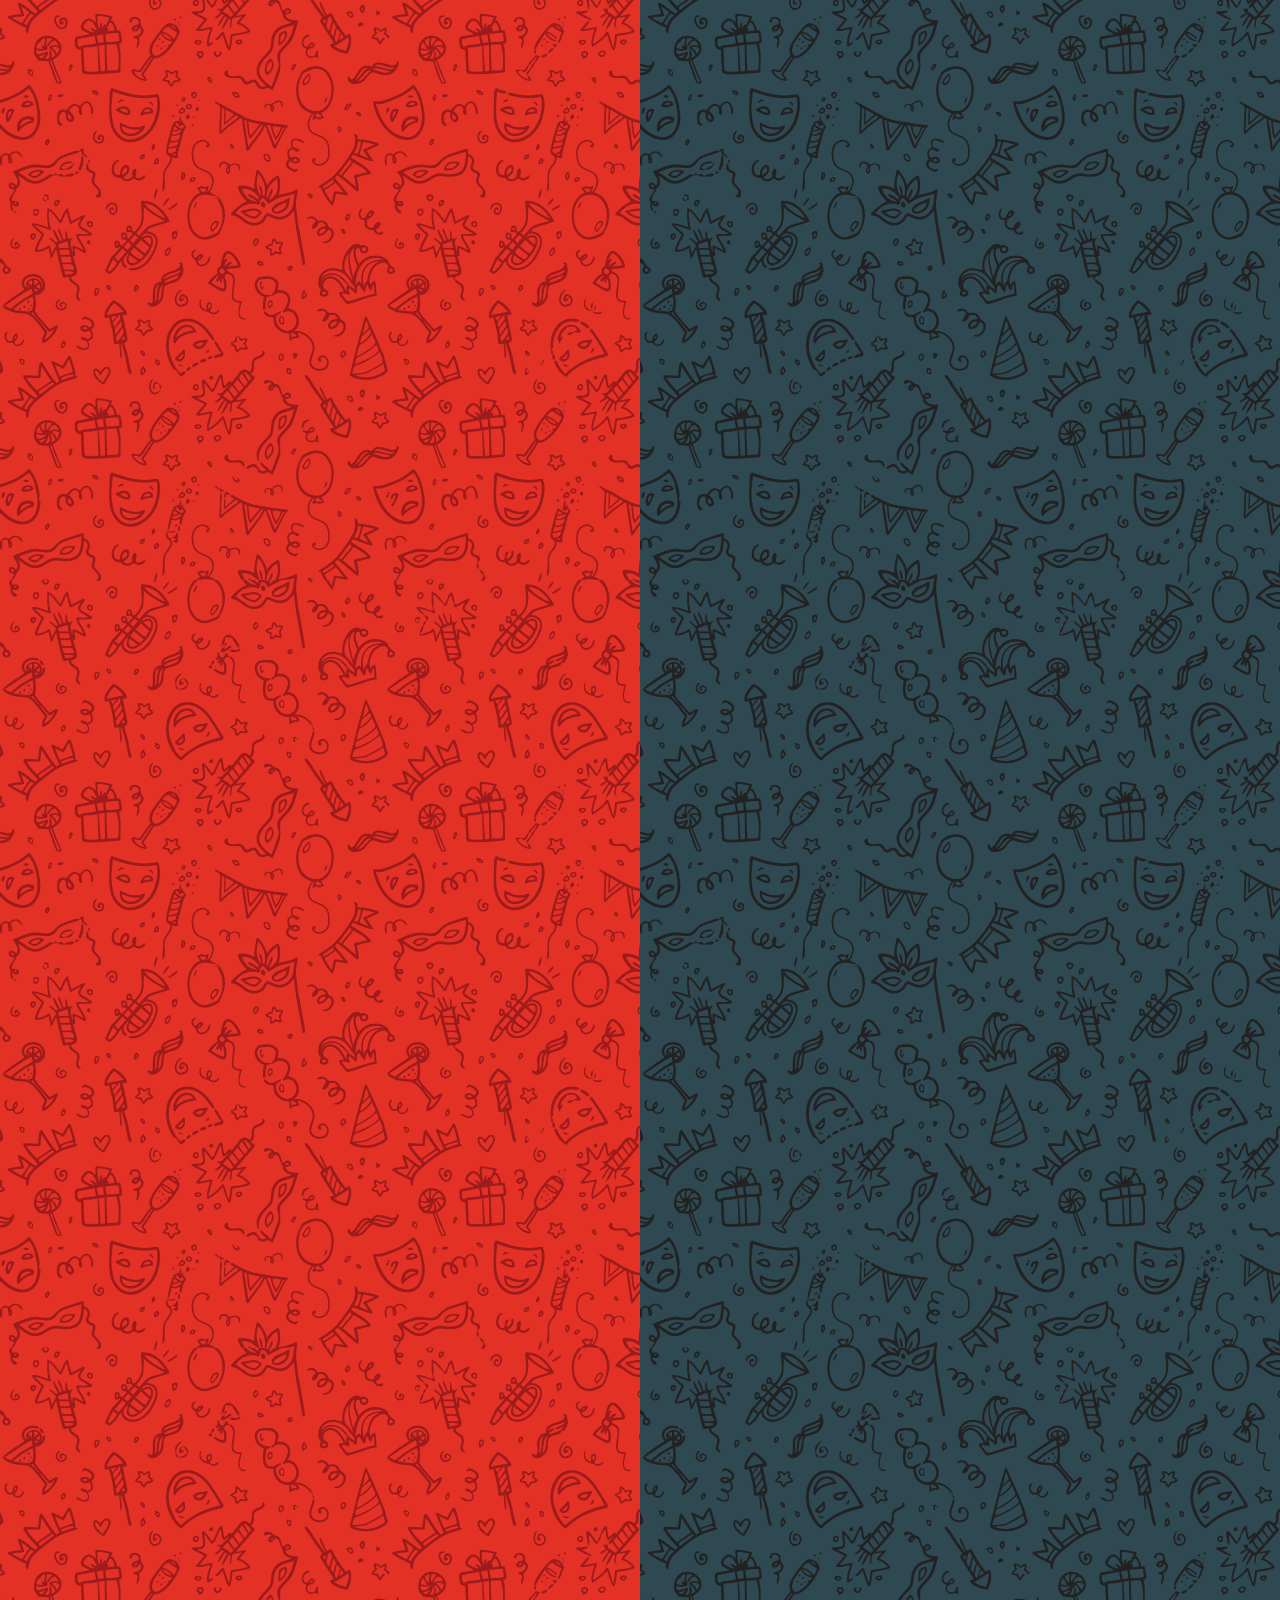
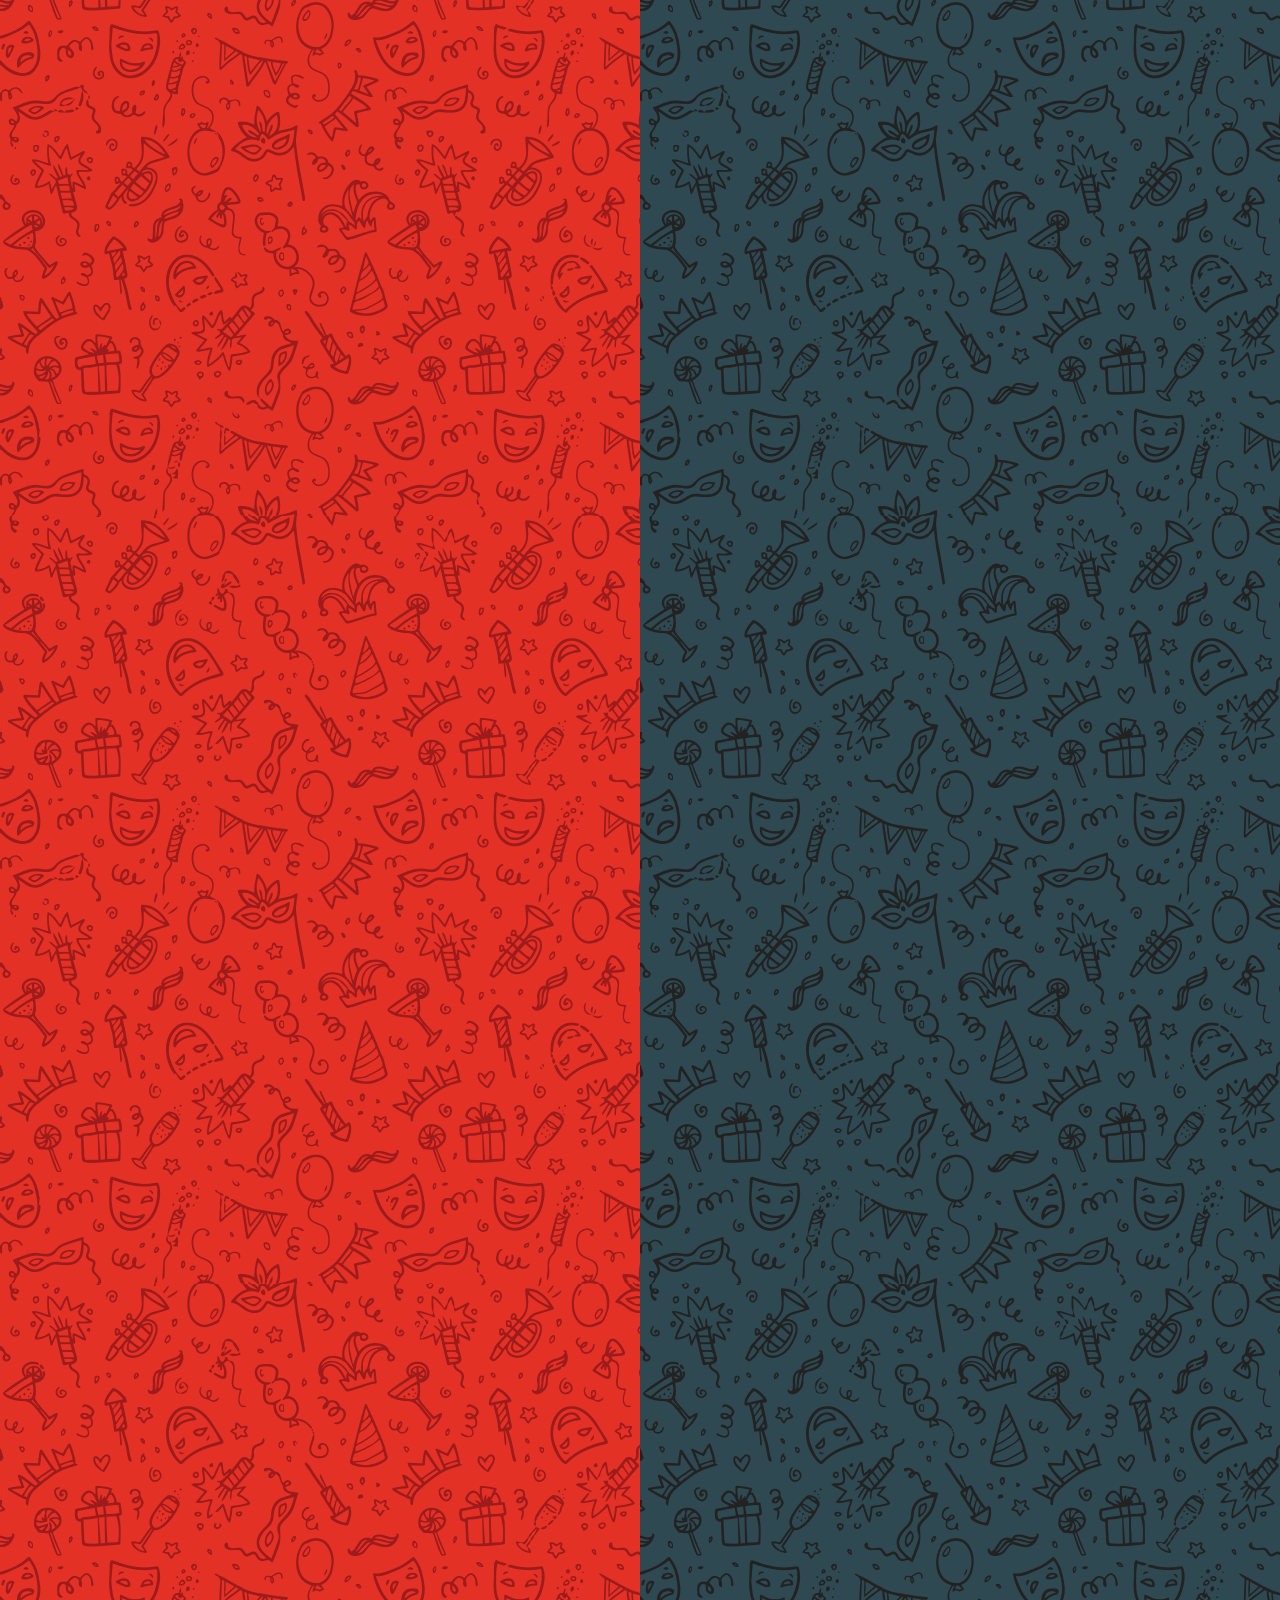
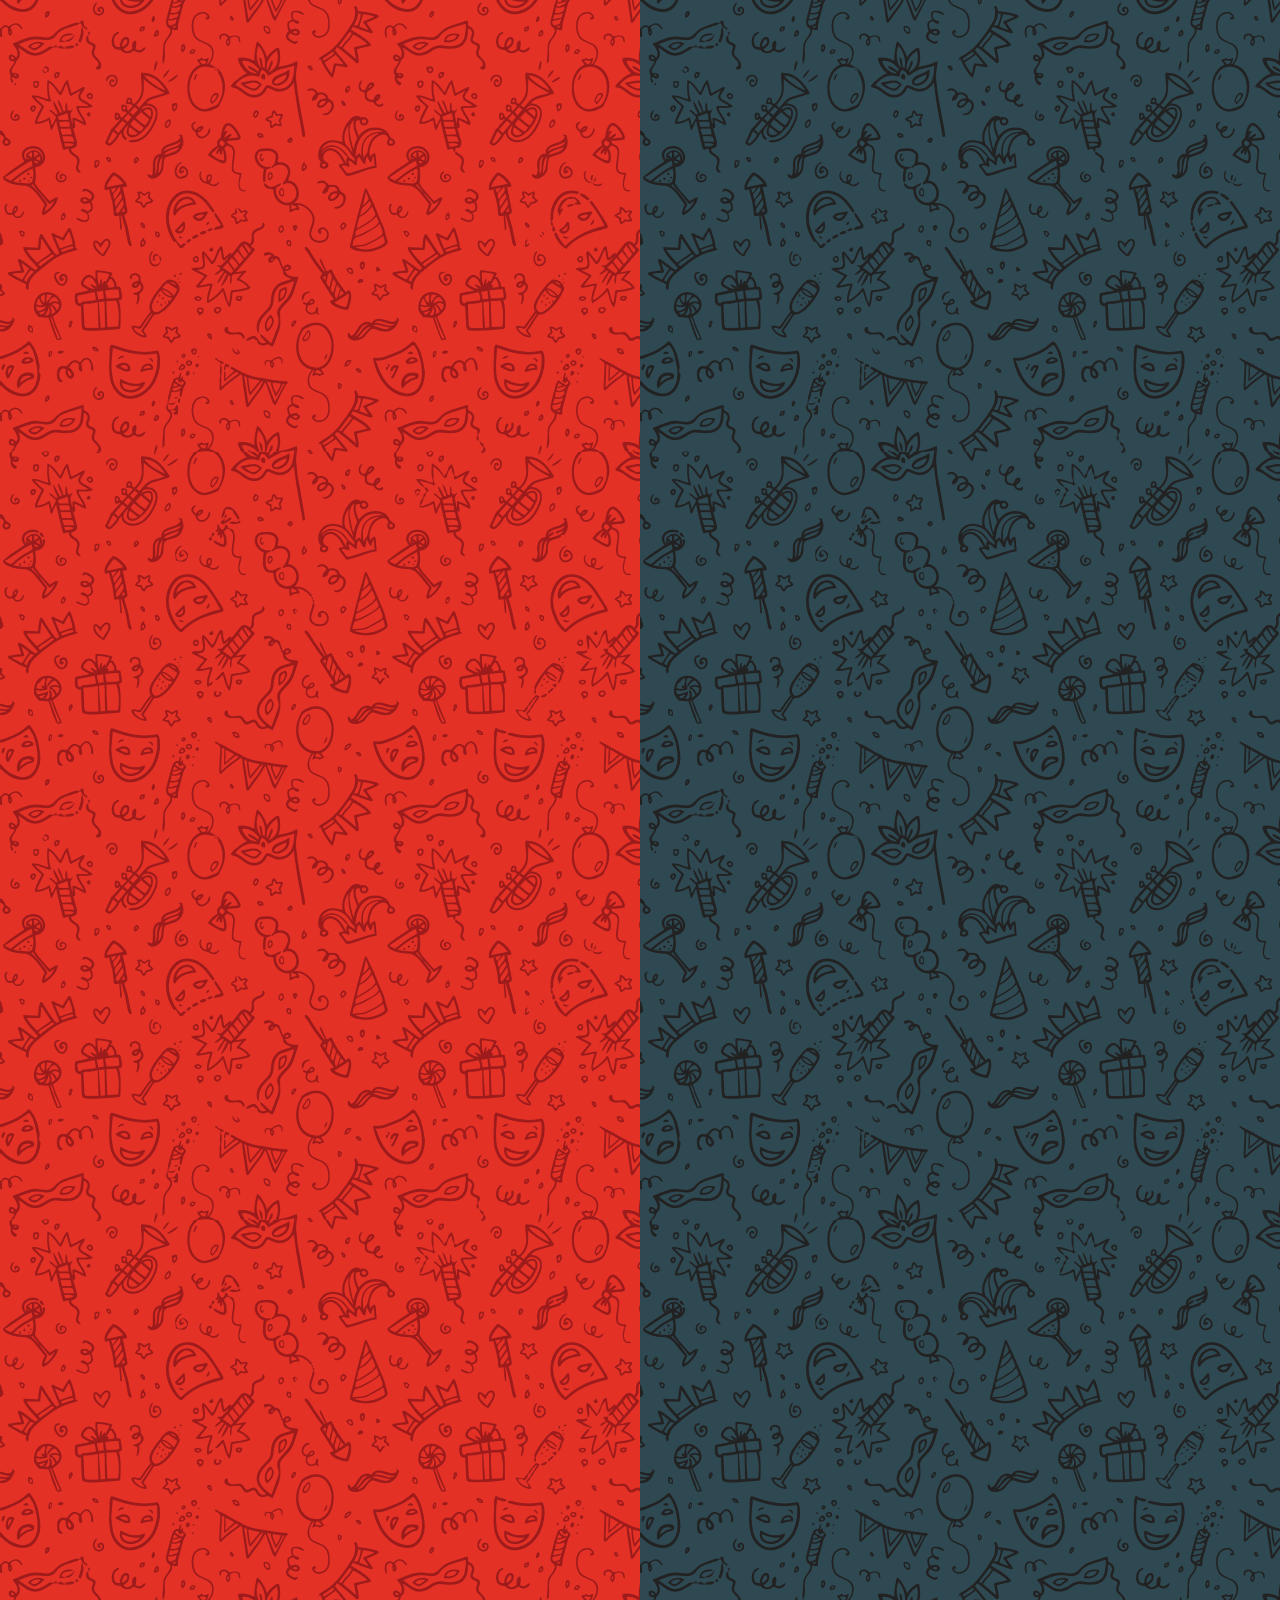
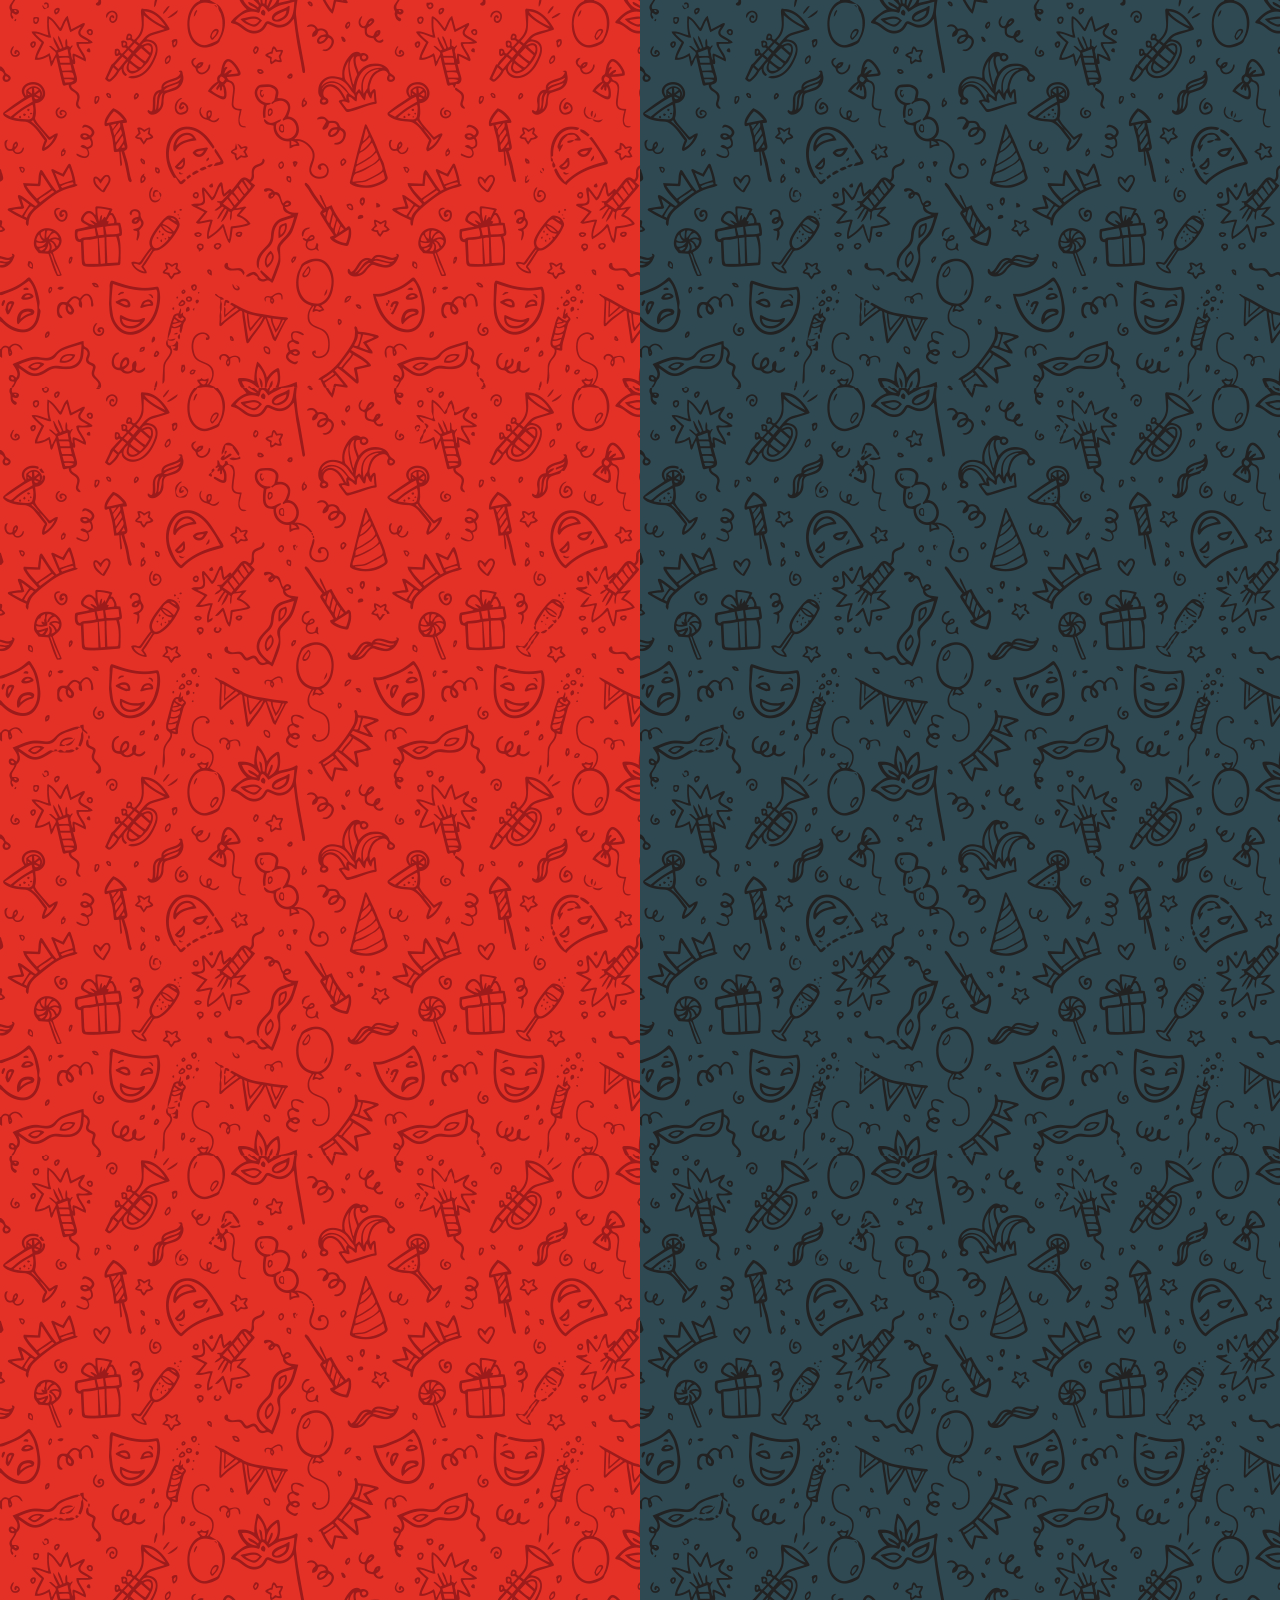
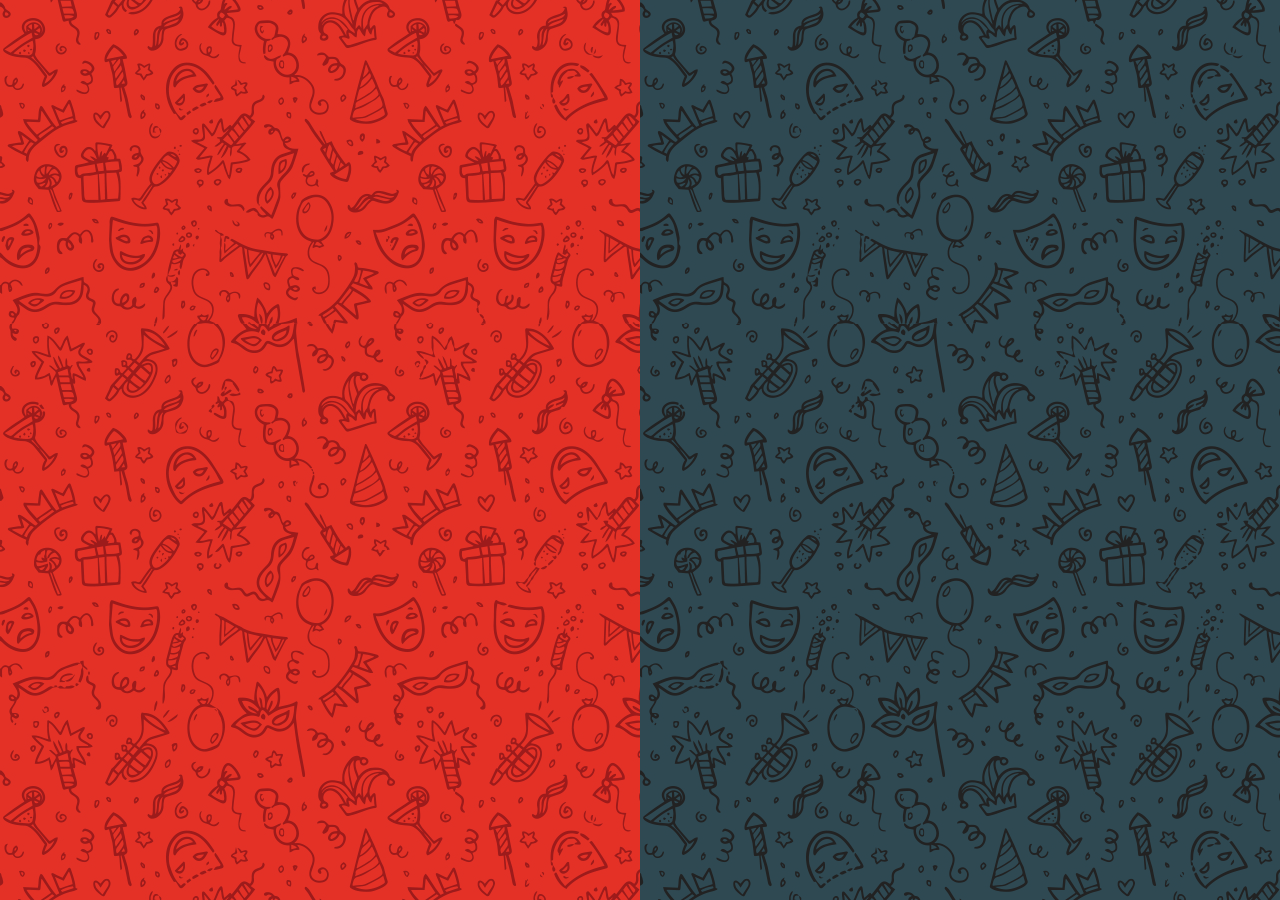
<file: team.html>
<!DOCTYPE html>
<html lang="en">
<head>
  <meta charset="UTF-8">
  <meta name="viewport" content="width=device-width, initial-scale=1.0">
  <meta http-equiv="X-UA-Compatible" content="ie=edge">
  <title>Document</title>
  <link rel="stylesheet" href="https://maxcdn.bootstrapcdn.com/bootstrap/4.0.0-beta.3/css/bootstrap.min.css" integrity="sha384-Zug+QiDoJOrZ5t4lssLdxGhVrurbmBWopoEl+M6BdEfwnCJZtKxi1KgxUyJq13dy" crossorigin="anonymous">
  <link rel="stylesheet" href="style.css">
</head>
<body>
  <div class="parallax-window banner" data-parallax="scroll" data-image-src="1.jpg">
    <h1>Meet our team</h1>
  </div>

  <div class="containe">
    <div class="split left">
      <h1>The Designer</h1>

      <section id="team" class="bg-light-gray">
      <div class="container">
          <div class="row">
            <div class="col-lg-12">
              <div class="our-team">
                  <img src="1.jpg">
                  <div class="team-content">
                      <h3 class="title">Williamson</h3>
                      <span class="post">Web Developer</span>
                  </div>
              </div>
          </div>
          <div class="col-lg-12">
              <div class="our-team">
                  <img src="1.jpg">
                  <div class="team-content">
                      <h3 class="title">Williamson</h3>
                      <span class="post">Web Developer</span>
                  </div>
              </div>
          </div>
          <div class="col-lg-12">
              <div class="our-team">
                  <img src="1.jpg">
                  <div class="team-content">
                      <h3 class="title">Williamson</h3>
                      <span class="post">Web Developer</span>
                  </div>
              </div>
          </div>
          <div class="col-lg-12">
              <div class="our-team">
                  <img src="1.jpg">
                  <div class="team-content">
                      <h3 class="title">Williamson</h3>
                      <span class="post">Web Developer</span>
                  </div>
              </div>
          </div>
          </div>
        </div>
  </section>
</div>
<!-- left split over -->
<!-- right split start -->

    <div class="split right">
      <h1>The Programmer</h1>
      <section id="team" class="bg-light-gray">
      <div class="container">
          <div class="row">
            <div class="col-lg-12">
              <div class="our-team">
                  <img src="1.jpg">
                  <div class="team-content">
                      <h3 class="title">Williamson</h3>
                      <span class="post">Web Developer</span>
                  </div>
              </div>
          </div>
          <div class="col-lg-12">
              <div class="our-team">
                  <img src="1.jpg">
                  <div class="team-content">
                      <h3 class="title">Williamson</h3>
                      <span class="post">Web Developer</span>
                  </div>
              </div>
          </div>
          <div class="col-lg-12">
              <div class="our-team">
                  <img src="1.jpg">
                  <div class="team-content">
                      <h3 class="title">Williamson</h3>
                      <span class="post">Web Developer</span>
                  </div>
              </div>
          </div>
          <div class="col-lg-12">
              <div class="our-team">
                  <img src="1.jpg">
                  <div class="team-content">
                      <h3 class="title">Williamson</h3>
                      <span class="post">Web Developer</span>
                  </div>
              </div>
          </div>
          </div>
        </div>
      </section>
  </div>
<!-- right split over -->
</div>
<script src="https://ajax.googleapis.com/ajax/libs/jquery/2.2.4/jquery.min.js"></script>

  <script src="parallax.js"></script>
  <script src="main.js"></script>
</body>
</html>
</file>
<file: style.css>
:root {
  --container-bg-color: #333;
  --left-bg-color: rgba(223, 39, 39, 0.7);
  --left-button-hover-color: rgba(161, 11, 11, 0.3);
  --right-bg-color: rgba(43, 43, 43, 0.8);
  --right-button-hover-color: rgba(92, 92, 92, 0.3);
  --hover-width: 75%;
  --other-width: 25%;
  --speed: 1000ms;
}

html, body {
  padding:0;
  margin:0;
  font-family: 'Franklin Gothic Medium', 'Arial Narrow', Arial, sans-serif;
  width: 100%;
  height: 200%;
  /* overflow-x: hidden; */
}
.banner{
  height: 100vh;
  color:#fff;
  display: flex;
  align-items: center;
  justify-content: center;
}

h1 {
  padding-top: 20px;
  padding-bottom: -90px;
  font-size: 3.2rem;
  color: #fff;
  position: relative;
  text-align: center;
  white-space: nowrap;
}


.split.left .button:hover {
  background-color: var(--left-button-hover-color);
  border-color: var(--left-button-hover-color);
}

.split.right .button:hover {
  background-color: var(--right-button-hover-color);
  border-color: var(--right-button-hover-color);
}

.containe {
  position: relative;
  width: 100%;
  height: 200%;
  background: var(--container-bg-color);
}

.split {
  position: absolute;
  width: 50%;
  height: 200%;
  overflow: hidden;
}

.split.left {
  left:0;
  /* background: url('https://image.ibb.co/m56Czw/designer.jpg') center center no-repeat; */
  background: url('14.jpg') repeat;
  /* background-size: cover; */
}

.split.left:before {
  position:absolute;
  content: "";
  width: 100%;
  height: 200%;
  background: var(--left-bg-color);
}

.split.right {
  right:0;
  background: url('6.jpg') repeat;
  /* background: url('https://image.ibb.co/m3ZbRb/programmer.png') center center no-repeat; */
  /* background-size: cover; */
}

.split.right:before {
  position:absolute;
  content: "";
  width: 100%;
  height: 200%;
  background: var(--right-bg-color);
}

.split.left, .split.right, .split.right:before, .split.left:before {
  transition: var(--speed) all ease-in-out;
}

.hover-left .left {
  width: var(--hover-width);
}

.hover-left .right {
  width: var(--other-width);
}

.hover-left .right:before {
  z-index: 2;
}


.hover-right .right {
  width: var(--hover-width);
}

.hover-right .left {
  width: var(--other-width);
}

.hover-right .left:before {
  z-index: 2;
}

@media(max-width: 800px) {
  h1 {
    font-size: 2rem;
  }

  .button {
    width: 12rem;
  }
}

@media(max-height: 700px) {
  .button {
    top: 70%;
  }
}


.our-team{
    text-align: center;
    /* overflow:  hidden; */
    position: relative;
    margin-top: 90px;
}
.our-team img{

    margin: 0 auto;
    border: 5px solid #fff;
    border-radius: 50%;s
    transition: all 0.75s ease 0.01s; */
}
.our-team:hover img{ opacity: 0.7; }
.our-team .team-content{
    padding: 10px 15px 10px;
    position: absolute;
    width: 25%;
    top: 62%;
    left: 48%;
    opacity: 0;
    transform: rotate(30deg) translate(-50%, -50%);
    transform-origin: 0 0;
    transition: all 0.65s ease 0s;
}
  .our-team:hover .team-content{
    opacity: 1;
 }
.our-team .team-content:before,
.our-team .team-content:after{
    content: "";
    width: 100%;
    height: 2px;
    background: #95ccea;
    position: absolute;
    top: 0;
    left: 10px;
    transform: translateX(100%);
    transition: all 0.75s ease 0s;
}
.our-team .team-content:after{
    top: auto;
    left: auto;
    bottom: 0;
    right: 10px;
    transform: translateX(-100%);
}
.our-team:hover .team-content:before,
.our-team:hover .team-content:after{
    transform: translate(0, 0);
    transition-delay: 0.25s;
}
.our-team .title{
    font-size: 20px;
    font-weight: 400;
    color: #fff;
    text-transform: uppercase;
    margin: 0;
}
.our-team .title:before,
.our-team .title:after{
    content: "";
    width: 2px;
    height: 100%;
    background: #95ccea;
    position: absolute;
    top: 10px;
    right: 0;
    transform: translateY(100%);
    transition: all 0.55s ease 0s;
}
.our-team .title:after{
    top: auto;
    right: auto;
    bottom: 10px;
    left: 0;
    transform: translateY(-100%);
}
.our-team:hover .title:before,
.our-team:hover .title:after{
    transform: translate(0, 0);
}
.our-team .post{
    display: block;
    padding: 5px 10px;
    background: #95ccea;
    font-size: 15px;
    font-weight: 700;
    color: #000;
    text-transform: capitalize;
}
@media only screen and (max-width: 990px){
    .our-team{ margin-bottom: 30px; }
}


@media(max-width: 800px) {

  .our-team{
      text-align: center;
      /* overflow:  hidden; */
      position: relative;
      margin-top: 50px;
  }
  .our-team img {
    margin: 0 auto;
    width:160px;
    height:160px;
    border: 2px solid white;
    border-radius: 50%;
  }
  .our-team .team-content{
      width: 35%;
      padding: 10px 10px 10px;
      position: absolute;
      top: 65%;
      left: 48%;
      opacity: 0;
      transform: rotate(30deg) translate(-50%, -50%);
      transform-origin: 0 0;
      transition: all 0.65s ease 0s;
  }
  .our-team .title{
    opacity: 1;
      font-size: 15px;
      font-weight: 400;
      color: #fff;
      text-transform: uppercase;
      margin: 0;
  }
  .our-team .post{
    opacity: 0.75;
      display: block;

      padding: 5px 10px;
      background: #95ccea;
      font-size: 10px;
      font-weight: 700;
      color: #000;
      text-transform: capitalize;
  }

}
</file>
